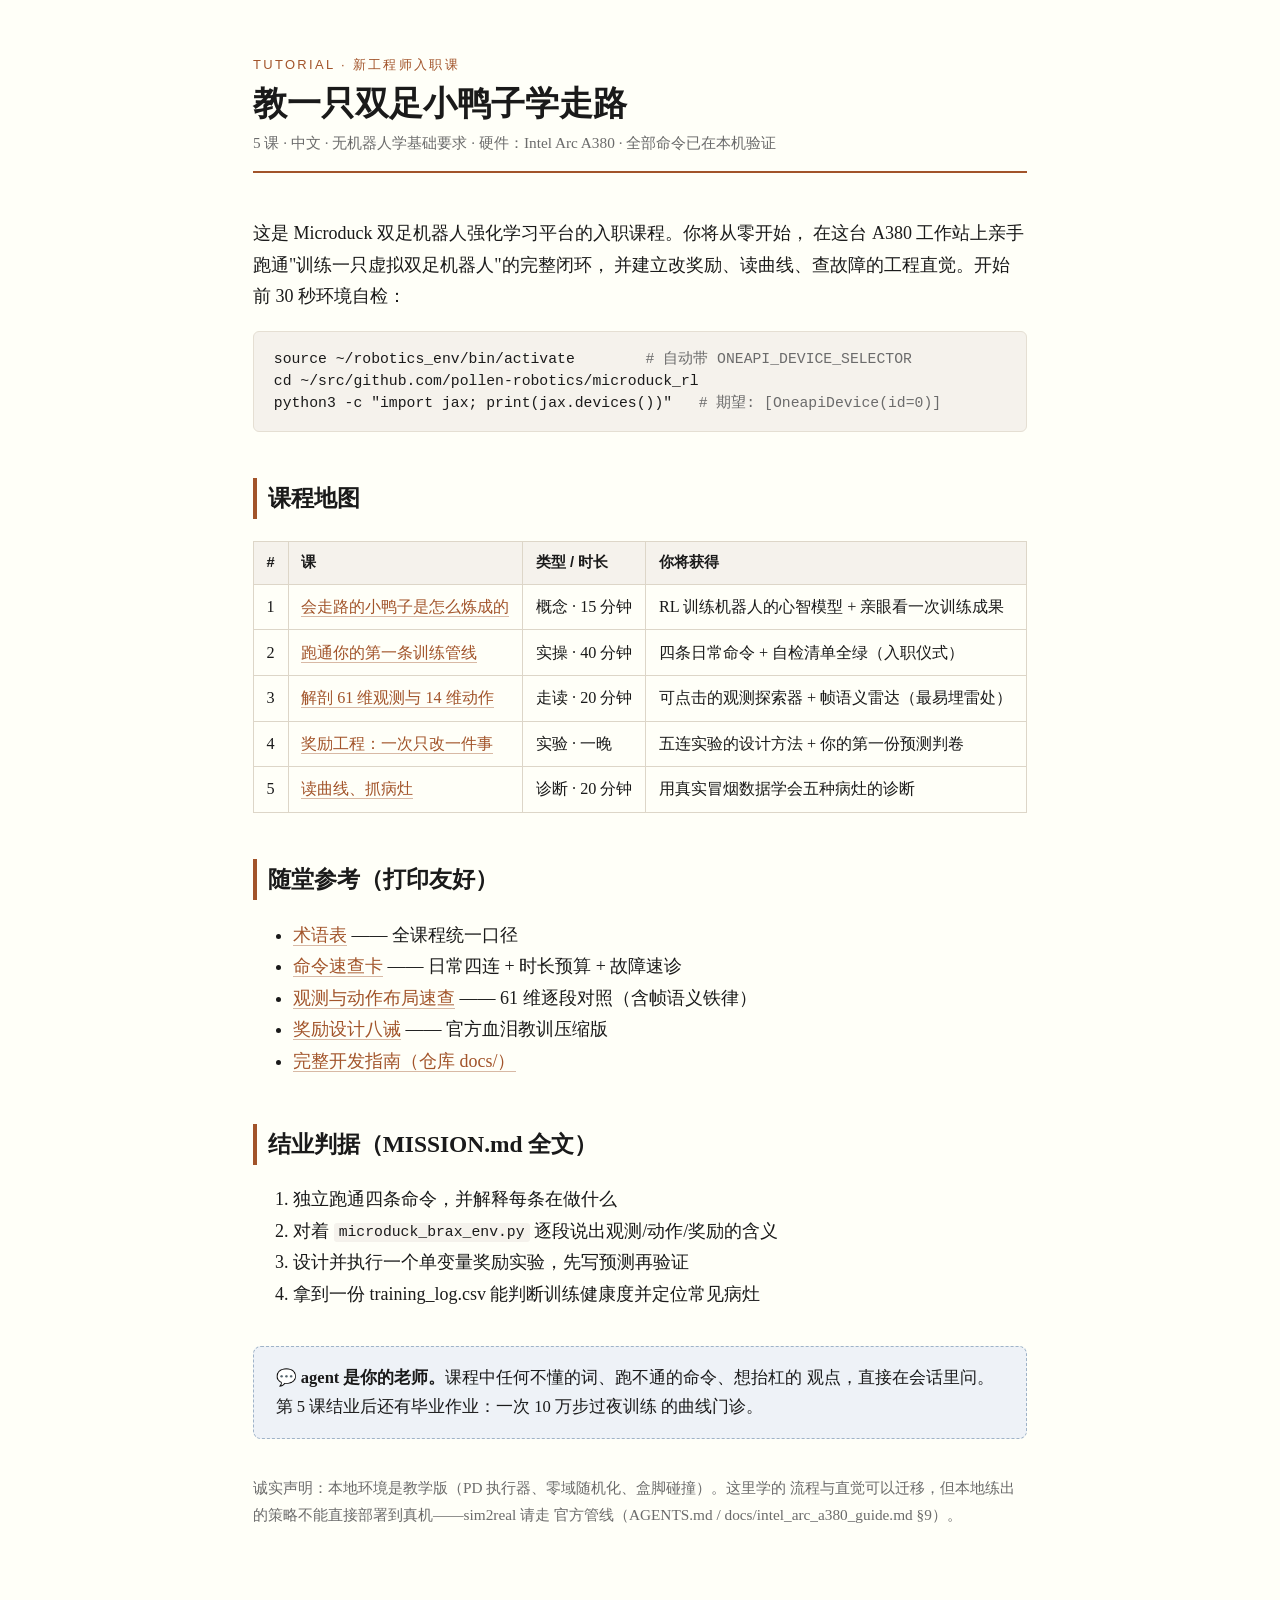
<file: tutorials/index.html>
<!DOCTYPE html>
<html lang="zh-CN">
<head>
<meta charset="utf-8">
<title>Microduck RL 课程 · 课程总览</title>
<link rel="stylesheet" href="assets/course.css">
</head>
<body>
<header class="course">
  <div class="kicker">Tutorial · 新工程师入职课</div>
  <h1>教一只双足小鸭子学走路</h1>
  <div class="meta">5 课 · 中文 · 无机器人学基础要求 · 硬件：Intel Arc A380 · 全部命令已在本机验证</div>
</header>

<p>这是 Microduck 双足机器人强化学习平台的入职课程。你将从零开始，
在这台 A380 工作站上亲手跑通"训练一只虚拟双足机器人"的完整闭环，
并建立改奖励、读曲线、查故障的工程直觉。开始前 30 秒环境自检：</p>
<pre>source ~/robotics_env/bin/activate        <span class="cmt"># 自动带 ONEAPI_DEVICE_SELECTOR</span>
cd ~/src/github.com/pollen-robotics/microduck_rl
python3 -c "import jax; print(jax.devices())"   <span class="cmt"># 期望: [OneapiDevice(id=0)]</span></pre>

<h2>课程地图</h2>
<table>
<tr><th>#</th><th>课</th><th>类型 / 时长</th><th>你将获得</th></tr>
<tr><td>1</td><td><a href="lessons/0001-what-is-robot-rl.html">会走路的小鸭子是怎么炼成的</a></td><td>概念 · 15 分钟</td><td>RL 训练机器人的心智模型 + 亲眼看一次训练成果</td></tr>
<tr><td>2</td><td><a href="lessons/0002-first-training-run.html">跑通你的第一条训练管线</a></td><td>实操 · 40 分钟</td><td>四条日常命令 + 自检清单全绿（入职仪式）</td></tr>
<tr><td>3</td><td><a href="lessons/0003-observations-actions.html">解剖 61 维观测与 14 维动作</a></td><td>走读 · 20 分钟</td><td>可点击的观测探索器 + 帧语义雷达（最易埋雷处）</td></tr>
<tr><td>4</td><td><a href="lessons/0004-reward-engineering.html">奖励工程：一次只改一件事</a></td><td>实验 · 一晚</td><td>五连实验的设计方法 + 你的第一份预测判卷</td></tr>
<tr><td>5</td><td><a href="lessons/0005-reading-curves.html">读曲线、抓病灶</a></td><td>诊断 · 20 分钟</td><td>用真实冒烟数据学会五种病灶的诊断</td></tr>
</table>

<h2>随堂参考（打印友好）</h2>
<ul>
<li><a href="reference/glossary.html">术语表</a> —— 全课程统一口径</li>
<li><a href="reference/command-cheatsheet.html">命令速查卡</a> —— 日常四连 + 时长预算 + 故障速诊</li>
<li><a href="reference/obs-layout.html">观测与动作布局速查</a> —— 61 维逐段对照（含帧语义铁律）</li>
<li><a href="reference/reward-rules.html">奖励设计八诫</a> —— 官方血泪教训压缩版</li>
<li><a href="docs/intel_arc_a380_guide.md">完整开发指南（仓库 docs/）</a></li>
</ul>

<h2>结业判据（MISSION.md 全文）</h2>
<ol>
<li>独立跑通四条命令，并解释每条在做什么</li>
<li>对着 <code>microduck_brax_env.py</code> 逐段说出观测/动作/奖励的含义</li>
<li>设计并执行一个单变量奖励实验，先写预测再验证</li>
<li>拿到一份 training_log.csv 能判断训练健康度并定位常见病灶</li>
</ol>

<div class="ask-teacher">
  💬 <b>agent 是你的老师。</b>课程中任何不懂的词、跑不通的命令、想抬杠的
  观点，直接在会话里问。第 5 课结业后还有毕业作业：一次 10 万步过夜训练
  的曲线门诊。
</div>

<p style="font-size:.85rem;color:var(--muted)">
诚实声明：本地环境是教学版（PD 执行器、零域随机化、盒脚碰撞）。这里学的
流程与直觉可以迁移，但本地练出的策略不能直接部署到真机——sim2real 请走
官方管线（AGENTS.md / docs/intel_arc_a380_guide.md §9）。</p>
</body>
</html>
</file>
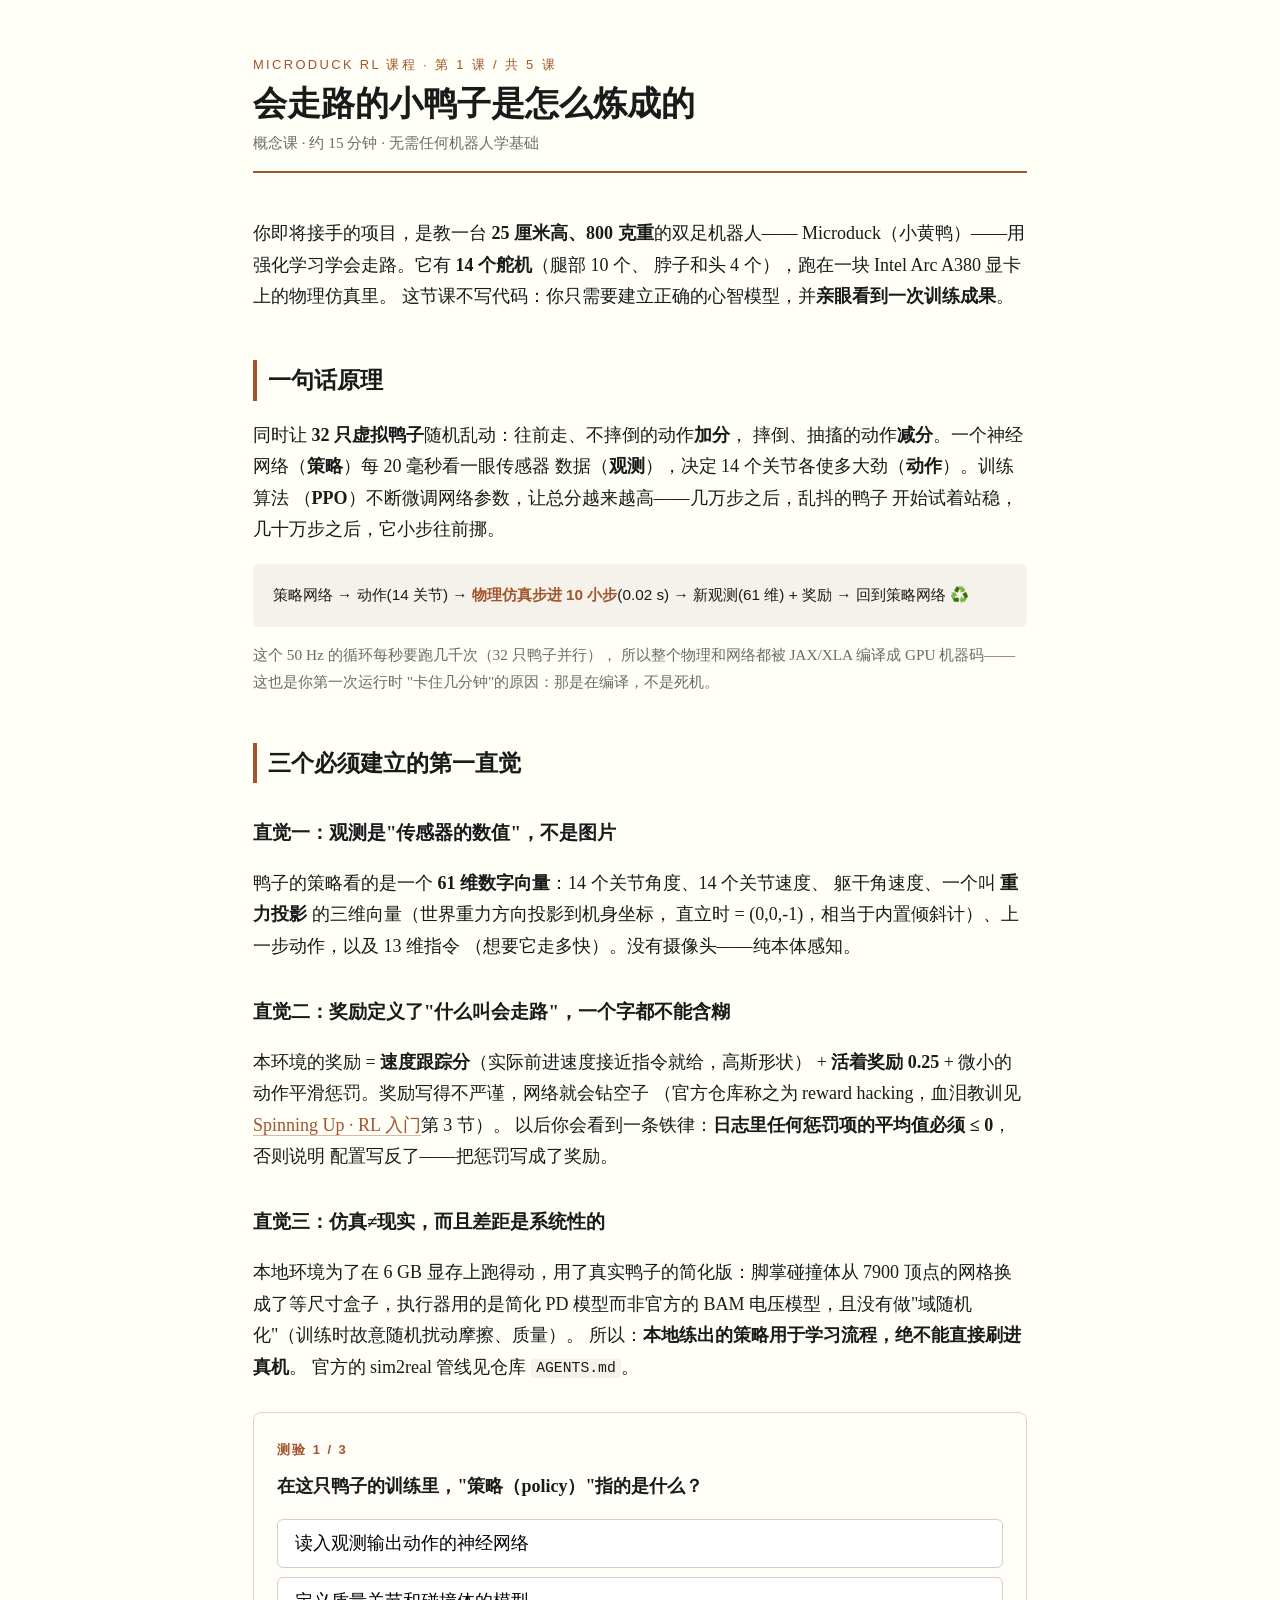
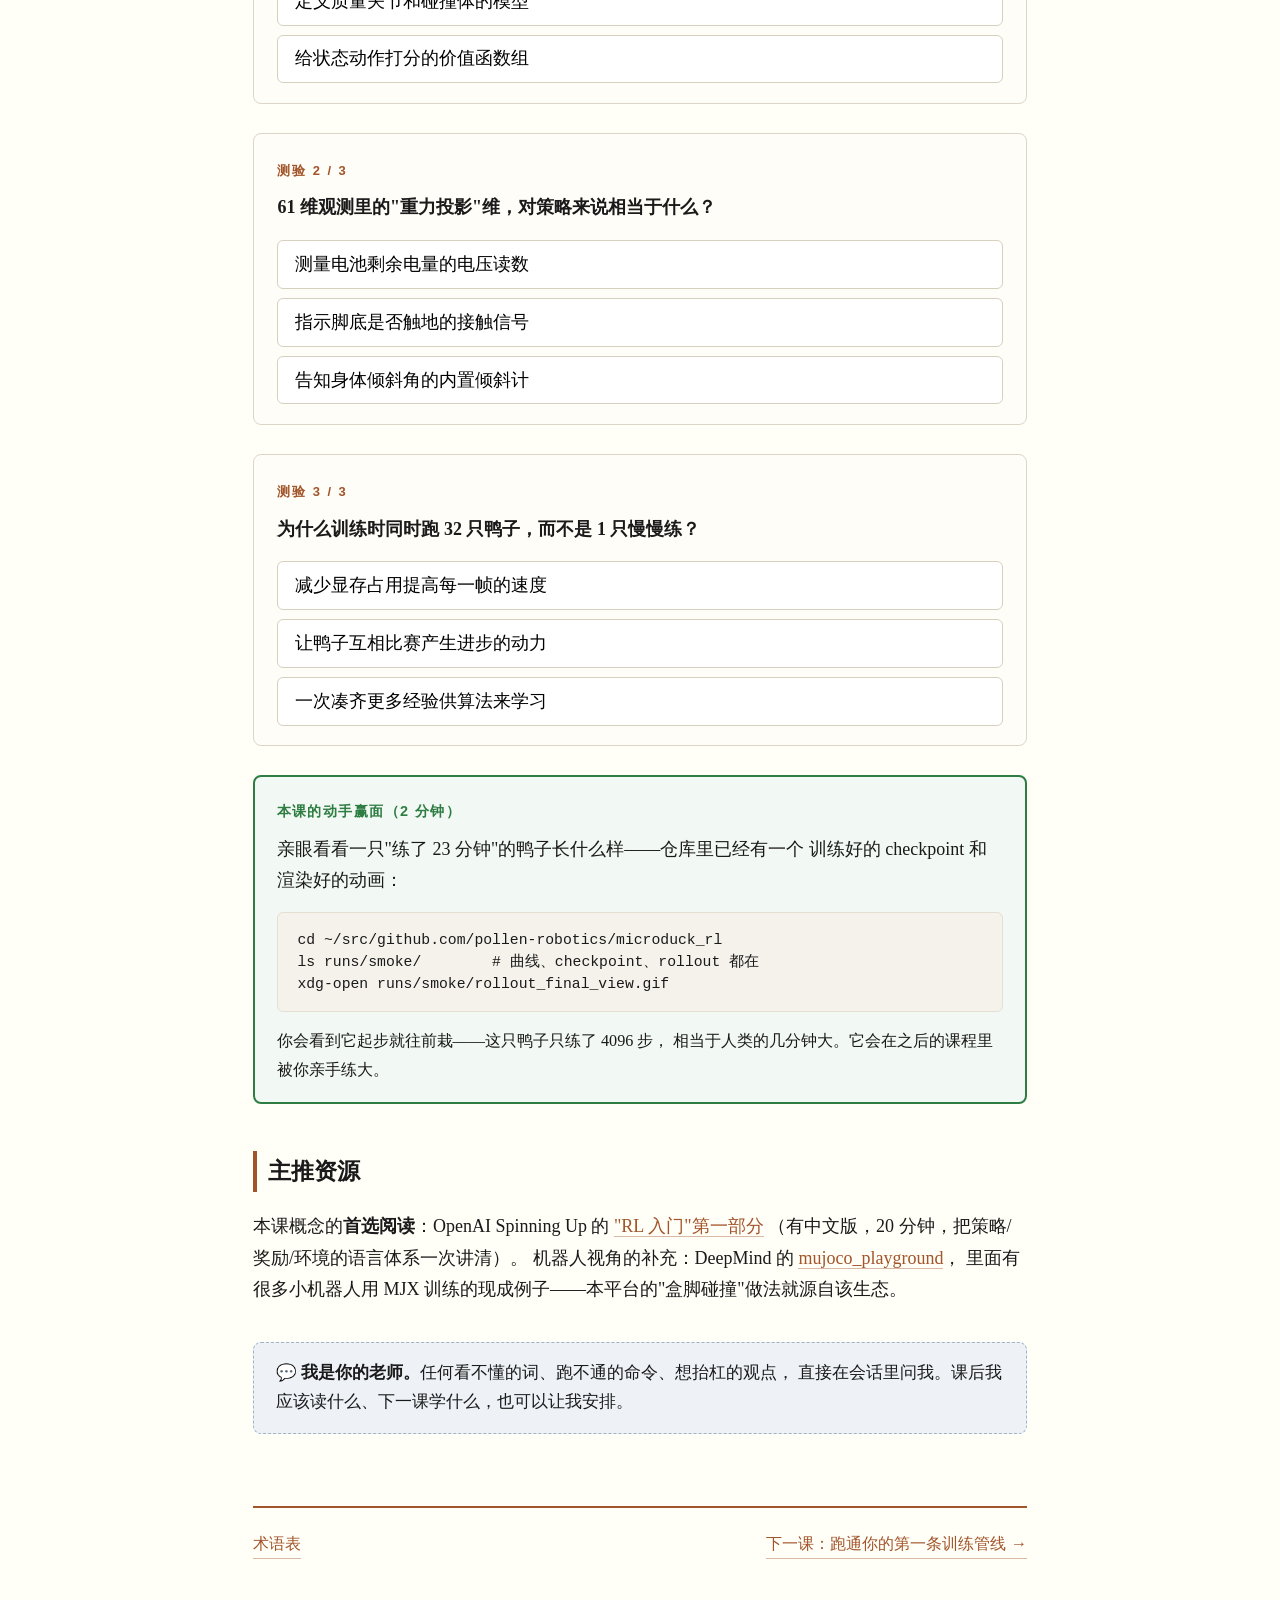
<file: tutorials/lessons/0001-what-is-robot-rl.html>
<!DOCTYPE html>
<html lang="zh-CN">
<head>
<meta charset="utf-8">
<title>第一课 · 会走路的小鸭子是怎么炼成的</title>
<link rel="stylesheet" href="../assets/course.css">
<script src="../assets/quiz.js" defer></script>
</head>
<body>
<header class="course">
  <div class="kicker">Microduck RL 课程 · 第 1 课 / 共 5 课</div>
  <h1>会走路的小鸭子是怎么炼成的</h1>
  <div class="meta">概念课 · 约 15 分钟 · 无需任何机器人学基础</div>
</header>

<p>你即将接手的项目，是教一台 <b>25 厘米高、800 克重</b>的双足机器人——
Microduck（小黄鸭）——用强化学习学会走路。它有 <b>14 个舵机</b>（腿部 10 个、
脖子和头 4 个），跑在一块 Intel Arc A380 显卡上的物理仿真里。
这节课不写代码：你只需要建立正确的心智模型，并<b>亲眼看到一次训练成果</b>。</p>

<h2>一句话原理</h2>
<p>同时让 <b>32 只虚拟鸭子</b>随机乱动：往前走、不摔倒的动作<b>加分</b>，
摔倒、抽搐的动作<b>减分</b>。一个神经网络（<b>策略</b>）每 20 毫秒看一眼传感器
数据（<b>观测</b>），决定 14 个关节各使多大劲（<b>动作</b>）。训练算法
（<b>PPO</b>）不断微调网络参数，让总分越来越高——几万步之后，乱抖的鸭子
开始试着站稳，几十万步之后，它小步往前挪。</p>

<div class="flow">
策略网络 → 动作(14 关节) → <b>物理仿真步进 10 小步</b>(0.02 s) → 新观测(61 维) + 奖励 → 回到策略网络 ♻️
</div>
<p style="font-size:.85rem;color:var(--muted)">这个 50 Hz 的循环每秒要跑几千次（32 只鸭子并行），
所以整个物理和网络都被 JAX/XLA 编译成 GPU 机器码——这也是你第一次运行时
"卡住几分钟"的原因：那是在编译，不是死机。</p>

<h2>三个必须建立的第一直觉</h2>

<h3>直觉一：观测是"传感器的数值"，不是图片</h3>
<p>鸭子的策略看的是一个 <b>61 维数字向量</b>：14 个关节角度、14 个关节速度、
躯干角速度、一个叫 <b>重力投影</b> 的三维向量（世界重力方向投影到机身坐标，
直立时 = (0,0,-1)，相当于内置倾斜计）、上一步动作，以及 13 维指令
（想要它走多快）。没有摄像头——纯本体感知。</p>

<h3>直觉二：奖励定义了"什么叫会走路"，一个字都不能含糊</h3>
<p>本环境的奖励 = <b>速度跟踪分</b>（实际前进速度接近指令就给，高斯形状）
+ <b>活着奖励 0.25</b> + 微小的动作平滑惩罚。奖励写得不严谨，网络就会钻空子
（官方仓库称之为 reward hacking，血泪教训见
<a href="https://spinningup.openai.com/zh_CN/latest/spinningup/rl_intro.html">Spinning Up · RL 入门</a>第 3 节）。
以后你会看到一条铁律：<b>日志里任何惩罚项的平均值必须 ≤ 0</b>，否则说明
配置写反了——把惩罚写成了奖励。</p>

<h3>直觉三：仿真≠现实，而且差距是系统性的</h3>
<p>本地环境为了在 6 GB 显存上跑得动，用了真实鸭子的简化版：脚掌碰撞体从
7900 顶点的网格换成了等尺寸盒子，执行器用的是简化 PD 模型而非官方的
BAM 电压模型，且没有做"域随机化"（训练时故意随机扰动摩擦、质量）。
所以：<b>本地练出的策略用于学习流程，绝不能直接刷进真机</b>。
官方的 sim2real 管线见仓库 <code>AGENTS.md</code>。</p>

<div class="quiz" data-answer="b">
  <span class="qno">测验 1 / 3</span>
  <p class="q">在这只鸭子的训练里，"策略（policy）"指的是什么？</p>
  <div class="opts">
    <button data-k="a">定义质量关节和碰撞体的模型</button>
    <button data-k="b">读入观测输出动作的神经网络</button>
    <button data-k="c">给状态动作打分的价值函数组</button>
  </div>
  <div class="explain" data-good="策略就是那个最终被部署到机器人身上的网络，checkpoint 保存的就是它。"
       data-bad="提示：策略是训练的最终产物——被保存、被部署的那个网络。XML 是物理描述，价值函数只是 PPO 的内部配角。">
    <span class="ref">出处：<a href="https://spinningup.openai.com/zh_CN/latest/spinningup/rl_intro.html#policy">Spinning Up · RL 入门 · Policies</a> · <a href="../reference/glossary.html">术语表</a></span>
  </div>
</div>

<div class="quiz" data-answer="c">
  <span class="qno">测验 2 / 3</span>
  <p class="q">61 维观测里的"重力投影"维，对策略来说相当于什么？</p>
  <div class="opts">
    <button data-k="a">测量电池剩余电量的电压读数</button>
    <button data-k="b">指示脚底是否触地的接触信号</button>
    <button data-k="c">告知身体倾斜角的内置倾斜计</button>
  </div>
  <div class="explain" data-good="直立时它恒等于 (0,0,-1)；身体往哪边歪，重力在这个方向上的分量就增大——策略靠它知道自己快摔了。"
       data-bad="提示：它是世界重力方向投影到机身坐标系的三维向量——身体歪，它就变。">
    <span class="ref">出处：MuJoCo 文档 frameconv 章节 · 本仓库 <code>_get_obs</code> · <a href="../reference/glossary.html">术语表</a></span>
  </div>
</div>

<div class="quiz" data-answer="a">
  <span class="qno">测验 3 / 3</span>
  <p class="q">为什么训练时同时跑 32 只鸭子，而不是 1 只慢慢练？</p>
  <div class="opts">
    <button data-k="a">一次凑齐更多经验供算法来学习</button>
    <button data-k="b">让鸭子互相比赛产生进步的动力</button>
    <button data-k="c">减少显存占用提高每一帧的速度</button>
  </div>
  <div class="explain" data-good="PPO 是批量学习算法：一批经验算一次梯度。批量越大、经验越多样，更新越稳。单只鸭子还会让经验高度相关，学得又慢又偏。"
       data-bad="提示：鸭子之间并不互相影响（各跑各的物理）；显存占用也随环境数增加而不是减少。">
    <span class="ref">出处：<a href="https://github.com/google/brax">Brax</a> 的 vmap 并行设计 · <a href="https://jax.readthedocs.io/en/latest/jax.html#vectorization-vmap">JAX vmap 文档</a></span>
  </div>
</div>

<div class="win">
  <span class="label">本课的动手赢面（2 分钟）</span>
  <p style="margin:.4rem 0 0">亲眼看看一只"练了 23 分钟"的鸭子长什么样——仓库里已经有一个
  训练好的 checkpoint 和渲染好的动画：</p>
  <pre>cd ~/src/github.com/pollen-robotics/microduck_rl
ls runs/smoke/        # 曲线、checkpoint、rollout 都在
xdg-open runs/smoke/rollout_final_view.gif</pre>
  <p style="margin:.4rem 0 0;font-size:.9rem">你会看到它起步就往前栽——这只鸭子只练了 4096 步，
  相当于人类的几分钟大。它会在之后的课程里被你亲手练大。</p>
</div>

<h2>主推资源</h2>
<p>本课概念的<b>首选阅读</b>：OpenAI Spinning Up 的
<a href="https://spinningup.openai.com/zh_CN/latest/spinningup/rl_intro.html">"RL 入门"第一部分</a>
（有中文版，20 分钟，把策略/奖励/环境的语言体系一次讲清）。
机器人视角的补充：DeepMind 的
<a href="https://github.com/google-deepmind/mujoco_playground">mujoco_playground</a>，
里面有很多小机器人用 MJX 训练的现成例子——本平台的"盒脚碰撞"做法就源自该生态。</p>

<div class="ask-teacher">
  💬 <b>我是你的老师。</b>任何看不懂的词、跑不通的命令、想抬杠的观点，
  直接在会话里问我。课后我应该读什么、下一课学什么，也可以让我安排。
</div>

<nav class="lesson-nav">
  <a href="../reference/glossary.html">术语表</a>
  <a href="0002-first-training-run.html">下一课：跑通你的第一条训练管线 →</a>
</nav>
</body>
</html>
</file>
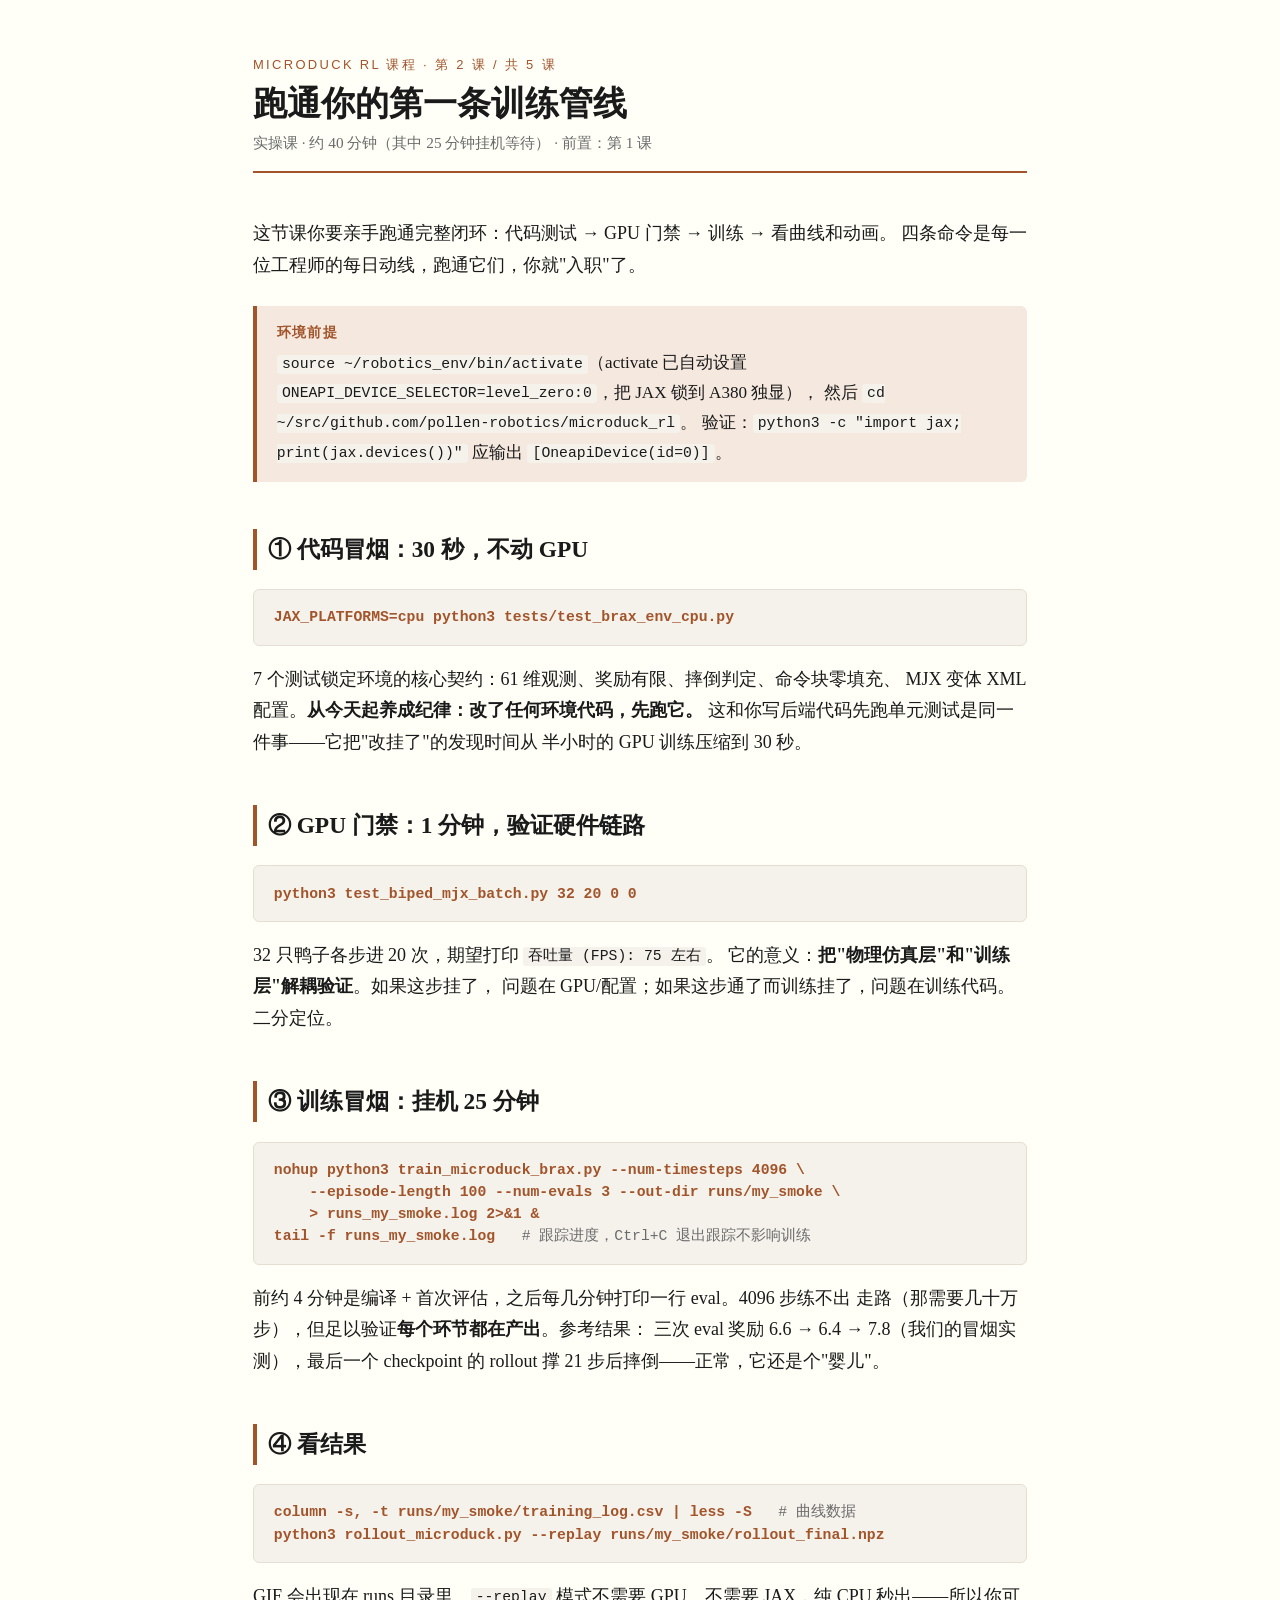
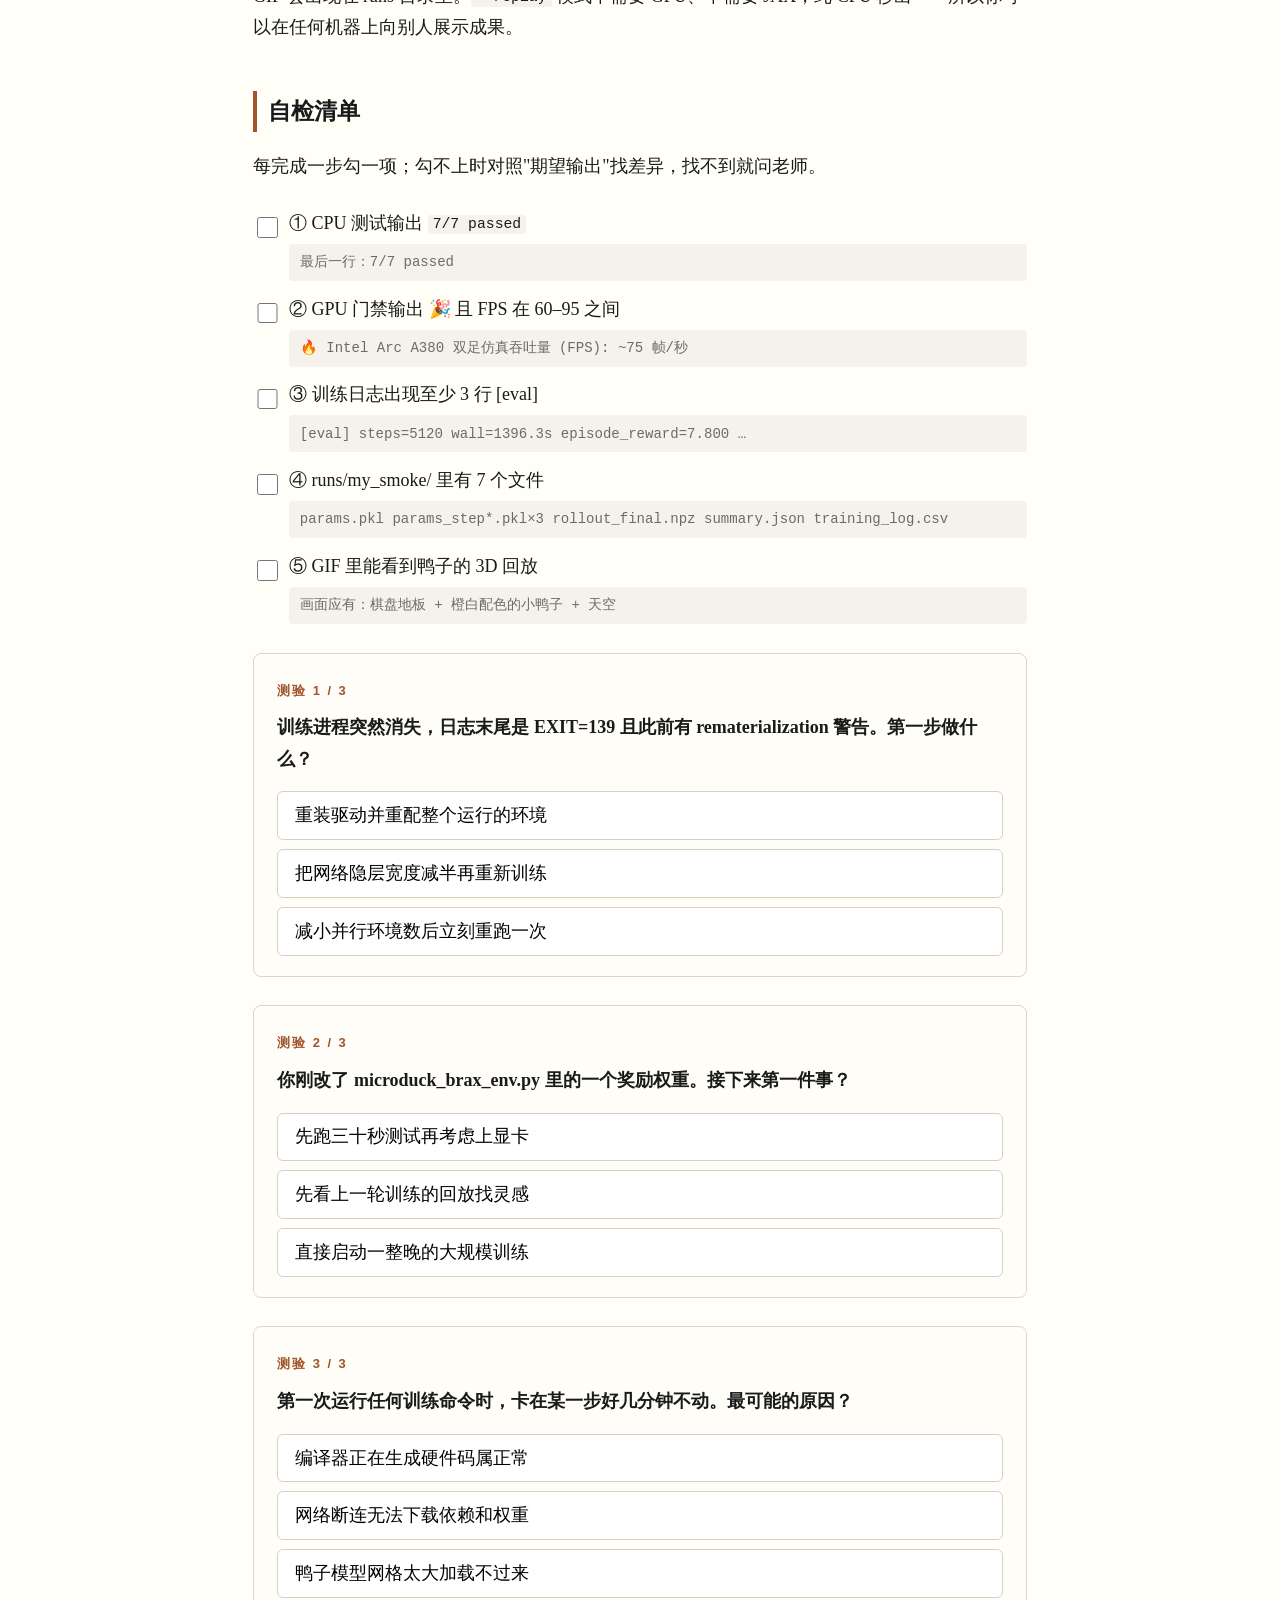
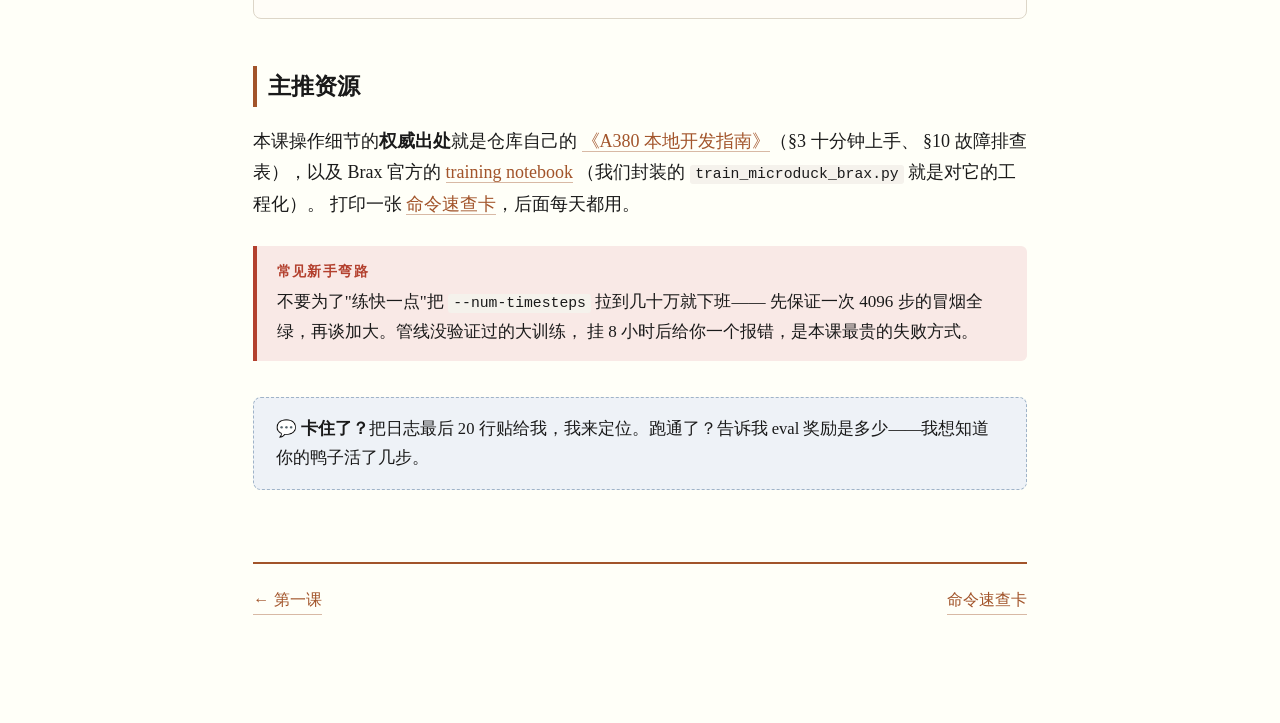
<file: tutorials/lessons/0002-first-training-run.html>
<!DOCTYPE html>
<html lang="zh-CN">
<head>
<meta charset="utf-8">
<title>第二课 · 跑通你的第一条训练管线</title>
<link rel="stylesheet" href="../assets/course.css">
<script src="../assets/quiz.js" defer></script>
</head>
<body>
<header class="course">
  <div class="kicker">Microduck RL 课程 · 第 2 课 / 共 5 课</div>
  <h1>跑通你的第一条训练管线</h1>
  <div class="meta">实操课 · 约 40 分钟（其中 25 分钟挂机等待） · 前置：第 1 课</div>
</header>

<p>这节课你要亲手跑通完整闭环：代码测试 → GPU 门禁 → 训练 → 看曲线和动画。
四条命令是每一位工程师的每日动线，跑通它们，你就"入职"了。</p>

<div class="callout">
  <span class="label">环境前提</span>
  <code>source ~/robotics_env/bin/activate</code>（activate 已自动设置
  <code>ONEAPI_DEVICE_SELECTOR=level_zero:0</code>，把 JAX 锁到 A380 独显），
  然后 <code>cd ~/src/github.com/pollen-robotics/microduck_rl</code>。
  验证：<code>python3 -c "import jax; print(jax.devices())"</code> 应输出
  <code>[OneapiDevice(id=0)]</code>。
</div>

<h2>① 代码冒烟：30 秒，不动 GPU</h2>
<pre><span class="cmd">JAX_PLATFORMS=cpu python3 tests/test_brax_env_cpu.py</span></pre>
<p>7 个测试锁定环境的核心契约：61 维观测、奖励有限、摔倒判定、命令块零填充、
MJX 变体 XML 配置。<b>从今天起养成纪律：改了任何环境代码，先跑它。</b>
这和你写后端代码先跑单元测试是同一件事——它把"改挂了"的发现时间从
半小时的 GPU 训练压缩到 30 秒。</p>

<h2>② GPU 门禁：1 分钟，验证硬件链路</h2>
<pre><span class="cmd">python3 test_biped_mjx_batch.py 32 20 0 0</span></pre>
<p>32 只鸭子各步进 20 次，期望打印 <code>吞吐量 (FPS): 75 左右</code>。
它的意义：<b>把"物理仿真层"和"训练层"解耦验证</b>。如果这步挂了，
问题在 GPU/配置；如果这步通了而训练挂了，问题在训练代码。二分定位。</p>

<h2>③ 训练冒烟：挂机 25 分钟</h2>
<pre><span class="cmd">nohup python3 train_microduck_brax.py --num-timesteps 4096 \
    --episode-length 100 --num-evals 3 --out-dir runs/my_smoke \
    &gt; runs_my_smoke.log 2&gt;&amp;1 &amp;</span>
<span class="cmd">tail -f runs_my_smoke.log</span>   <span class="cmt"># 跟踪进度，Ctrl+C 退出跟踪不影响训练</span></pre>
<p>前约 4 分钟是编译 + 首次评估，之后每几分钟打印一行 eval。4096 步练不出
走路（那需要几十万步），但足以验证<b>每个环节都在产出</b>。参考结果：
三次 eval 奖励 6.6 → 6.4 → 7.8（我们的冒烟实测），最后一个 checkpoint 的
rollout 撑 21 步后摔倒——正常，它还是个"婴儿"。</p>

<h2>④ 看结果</h2>
<pre><span class="cmd">column -s, -t runs/my_smoke/training_log.csv | less -S</span>   <span class="cmt"># 曲线数据</span>
<span class="cmd">python3 rollout_microduck.py --replay runs/my_smoke/rollout_final.npz</span></pre>
<p>GIF 会出现在 runs 目录里。<code>--replay</code> 模式不需要 GPU、不需要
JAX，纯 CPU 秒出——所以你可以在任何机器上向别人展示成果。</p>

<h2>自检清单</h2>
<p>每完成一步勾一项；勾不上时对照"期望输出"找差异，找不到就问老师。</p>
<ul class="checklist">
  <li><input type="checkbox">① CPU 测试输出 <code>7/7 passed</code>
    <span class="expect">最后一行：7/7 passed</span></li>
  <li><input type="checkbox">② GPU 门禁输出 🎉 且 FPS 在 60–95 之间
    <span class="expect">🔥 Intel Arc A380 双足仿真吞吐量 (FPS): ~75 帧/秒</span></li>
  <li><input type="checkbox">③ 训练日志出现至少 3 行 [eval]
    <span class="expect">[eval] steps=5120 wall=1396.3s episode_reward=7.800 …</span></li>
  <li><input type="checkbox">④ runs/my_smoke/ 里有 7 个文件
    <span class="expect">params.pkl params_step*.pkl×3 rollout_final.npz summary.json training_log.csv</span></li>
  <li><input type="checkbox">⑤ GIF 里能看到鸭子的 3D 回放
    <span class="expect">画面应有：棋盘地板 + 橙白配色的小鸭子 + 天空</span></li>
</ul>

<div class="quiz" data-answer="c">
  <span class="qno">测验 1 / 3</span>
  <p class="q">训练进程突然消失，日志末尾是 EXIT=139 且此前有 rematerialization 警告。第一步做什么？</p>
  <div class="opts">
    <button data-k="a">重装驱动并重配整个运行的环境</button>
    <button data-k="b">把网络隐层宽度减半再重新训练</button>
    <button data-k="c">减小并行环境数后立刻重跑一次</button>
  </div>
  <div class="explain" data-good="139 = 段错误，在本机几乎总是显存爆掉（XLA 工作集超过 ~4 GB 预算）。32 是安全值，40 是极限。"
       data-bad="提示：这个症状在本机有明确的头号嫌疑——批量太大撑爆 6 GB 显存，与环境安装和网络大小无关。">
    <span class="ref">出处：<a href="../reference/command-cheatsheet.html">命令速查卡 · 故障速诊</a> · 指南 §8 性能账本</span>
  </div>
</div>

<div class="quiz" data-answer="b">
  <span class="qno">测验 2 / 3</span>
  <p class="q">你刚改了 microduck_brax_env.py 里的一个奖励权重。接下来第一件事？</p>
  <div class="opts">
    <button data-k="a">直接启动一整晚的大规模训练</button>
    <button data-k="b">先跑三十秒测试再考虑上显卡</button>
    <button data-k="c">先看上一轮训练的回放找灵感</button>
  </div>
  <div class="explain" data-good="30 秒的 CPU 测试锁定观测维度、奖励有限性等契约；改动破坏契约时，它把发现成本从『半小时 GPU + 报错难读』降到『30 秒 + 明确断言』。"
       data-bad="提示：未经测试的改动直接上 GPU，是最贵的验证方式——这正是我们把 7 个契约测试放进 CPU 套件的原因。">
    <span class="ref">出处：本课第 ① 节 · <code>tests/test_brax_env_cpu.py</code> 注释</span>
  </div>
</div>

<div class="quiz" data-answer="a">
  <span class="qno">测验 3 / 3</span>
  <p class="q">第一次运行任何训练命令时，卡在某一步好几分钟不动。最可能的原因？</p>
  <div class="opts">
    <button data-k="a">编译器正在生成硬件码属正常</button>
    <button data-k="b">鸭子模型网格太大加载不过来</button>
    <button data-k="c">网络断连无法下载依赖和权重</button>
  </div>
  <div class="explain" data-good="JAX/XLA 把整个『物理步进+奖励+网络』编译成 GPU 机器码，本机首编译 10 秒到几分钟都有。用 tail -f 看日志，耐心等。"
       data-bad="提示：模型网格在 put_model 时就加载完了（秒级）；整个训练完全本地运行，无网络依赖。卡住的是编译。">
    <span class="ref">出处：第 1 课数据流图 · <a href="https://jax.readthedocs.io/en/latest/jax.html#compilation-jit">JAX jit 文档</a></span>
  </div>
</div>

<h2>主推资源</h2>
<p>本课操作细节的<b>权威出处</b>就是仓库自己的
<a href="../../docs/intel_arc_a380_guide.md">《A380 本地开发指南》</a>（§3 十分钟上手、
§10 故障排查表），以及 Brax 官方的
<a href="https://github.com/google/brax/blob/main/notebooks/training.ipynb">training notebook</a>
（我们封装的 <code>train_microduck_brax.py</code> 就是对它的工程化）。
打印一张 <a href="../reference/command-cheatsheet.html">命令速查卡</a>，后面每天都用。</p>

<div class="callout warn">
  <span class="label">常见新手弯路</span>
  不要为了"练快一点"把 <code>--num-timesteps</code> 拉到几十万就下班——
  先保证一次 4096 步的冒烟全绿，再谈加大。管线没验证过的大训练，
  挂 8 小时后给你一个报错，是本课最贵的失败方式。
</div>

<div class="ask-teacher">
  💬 <b>卡住了？</b>把日志最后 20 行贴给我，我来定位。跑通了？告诉我
  eval 奖励是多少——我想知道你的鸭子活了几步。
</div>

<nav class="lesson-nav">
  <a href="0001-what-is-robot-rl.html">← 第一课</a>
  <a href="../reference/command-cheatsheet.html">命令速查卡</a>
</nav>
</body>
</html>
</file>
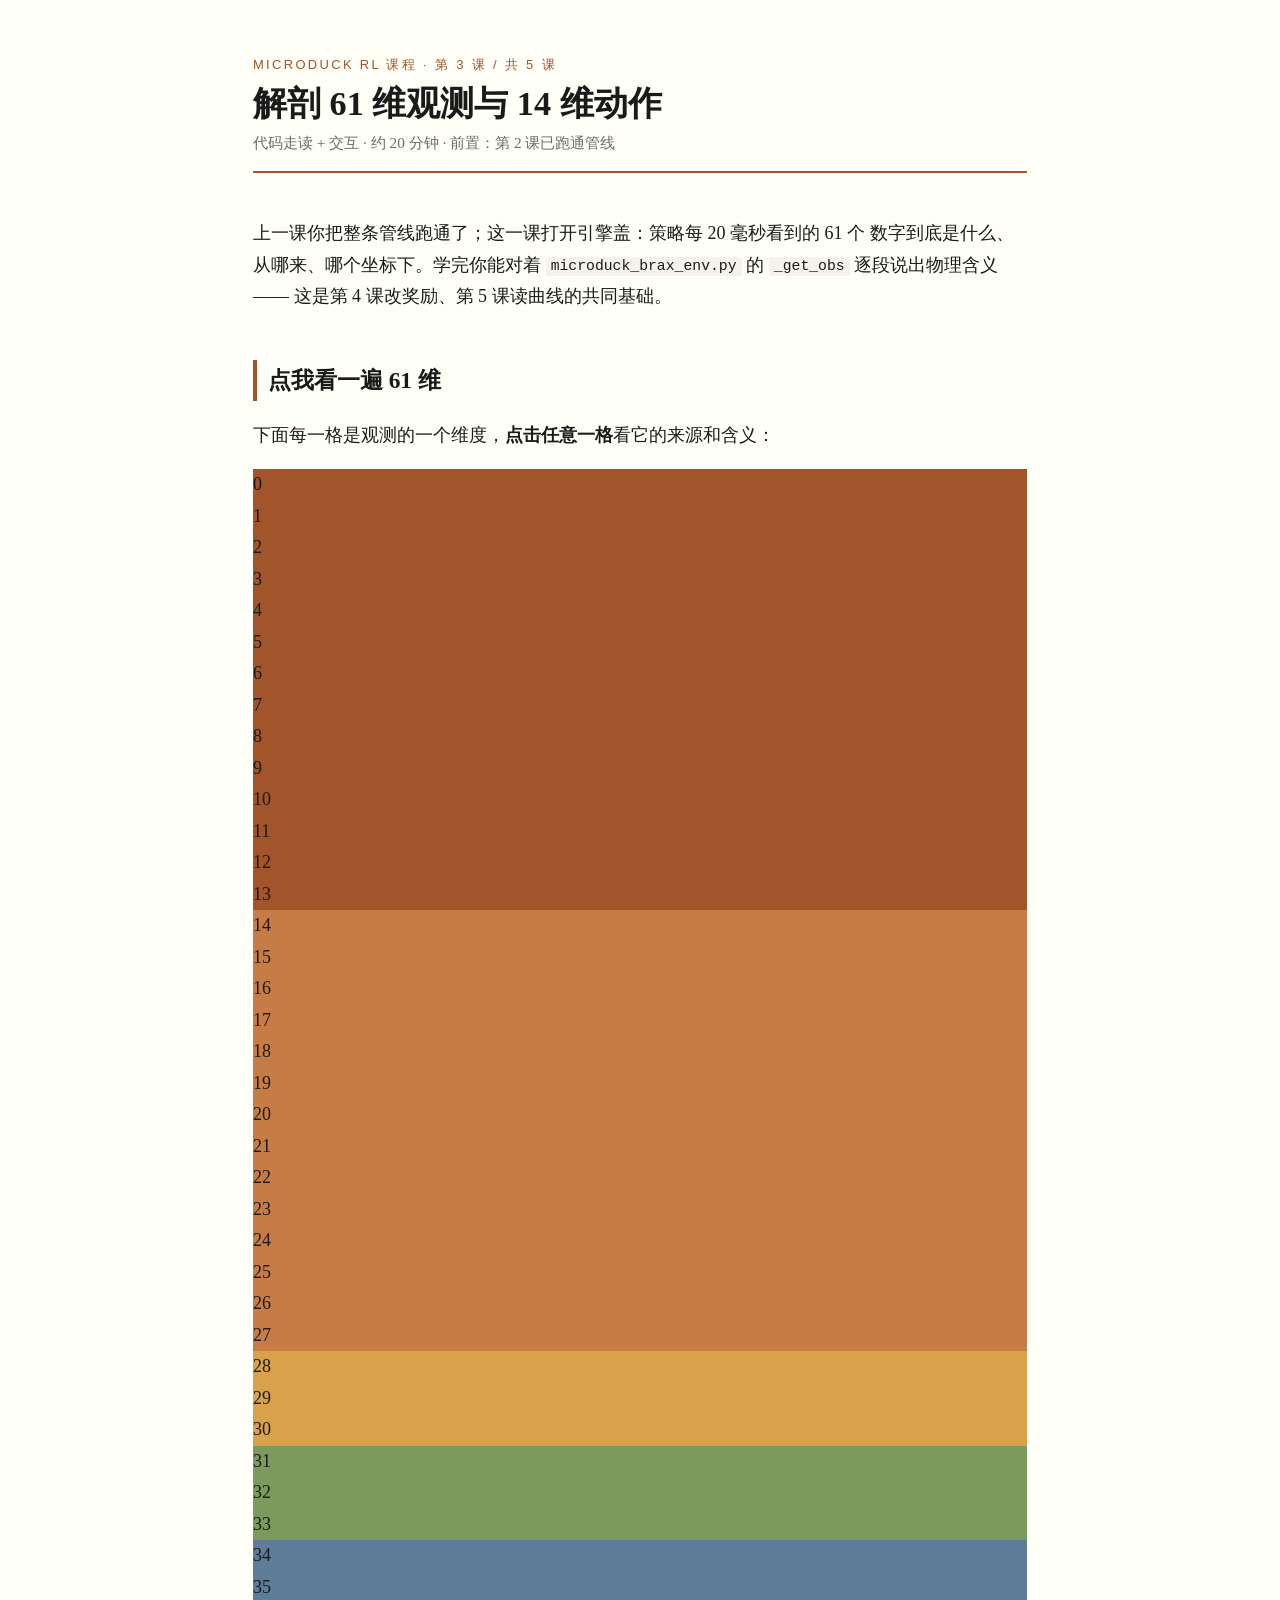
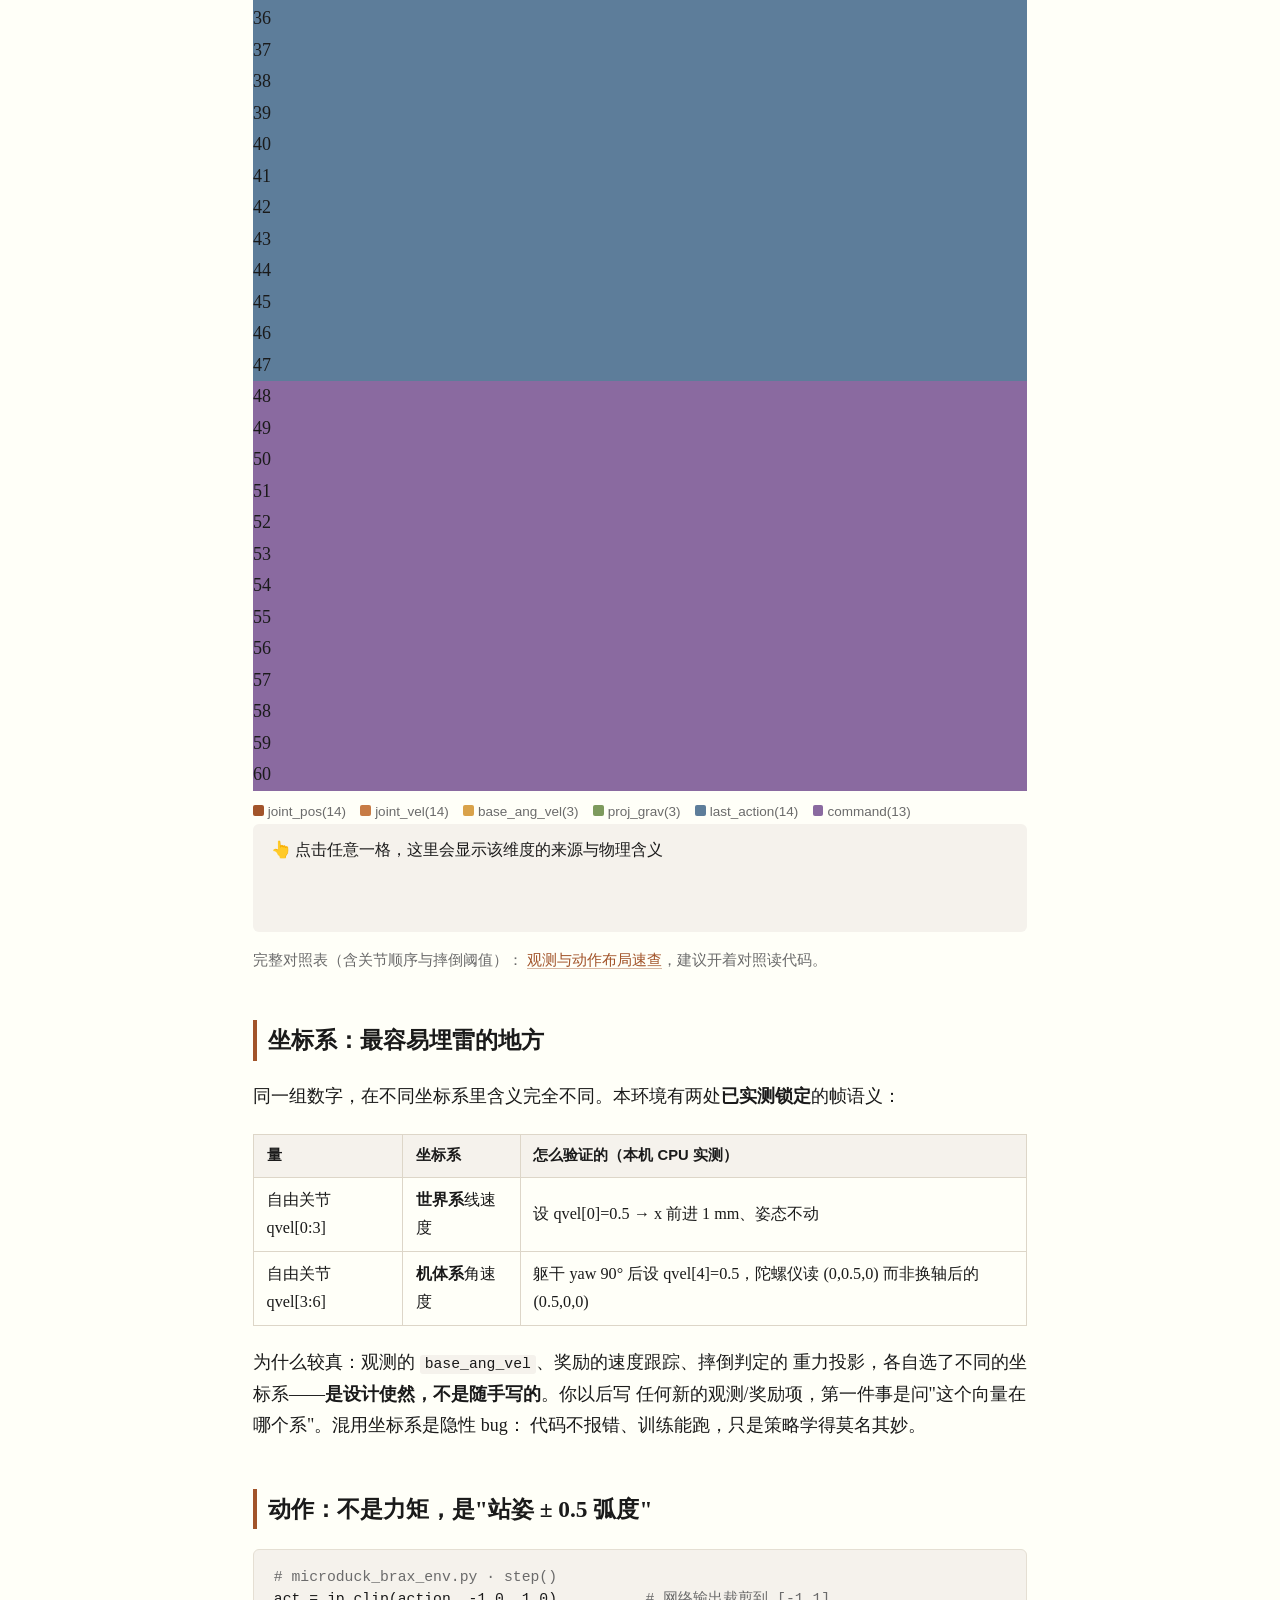
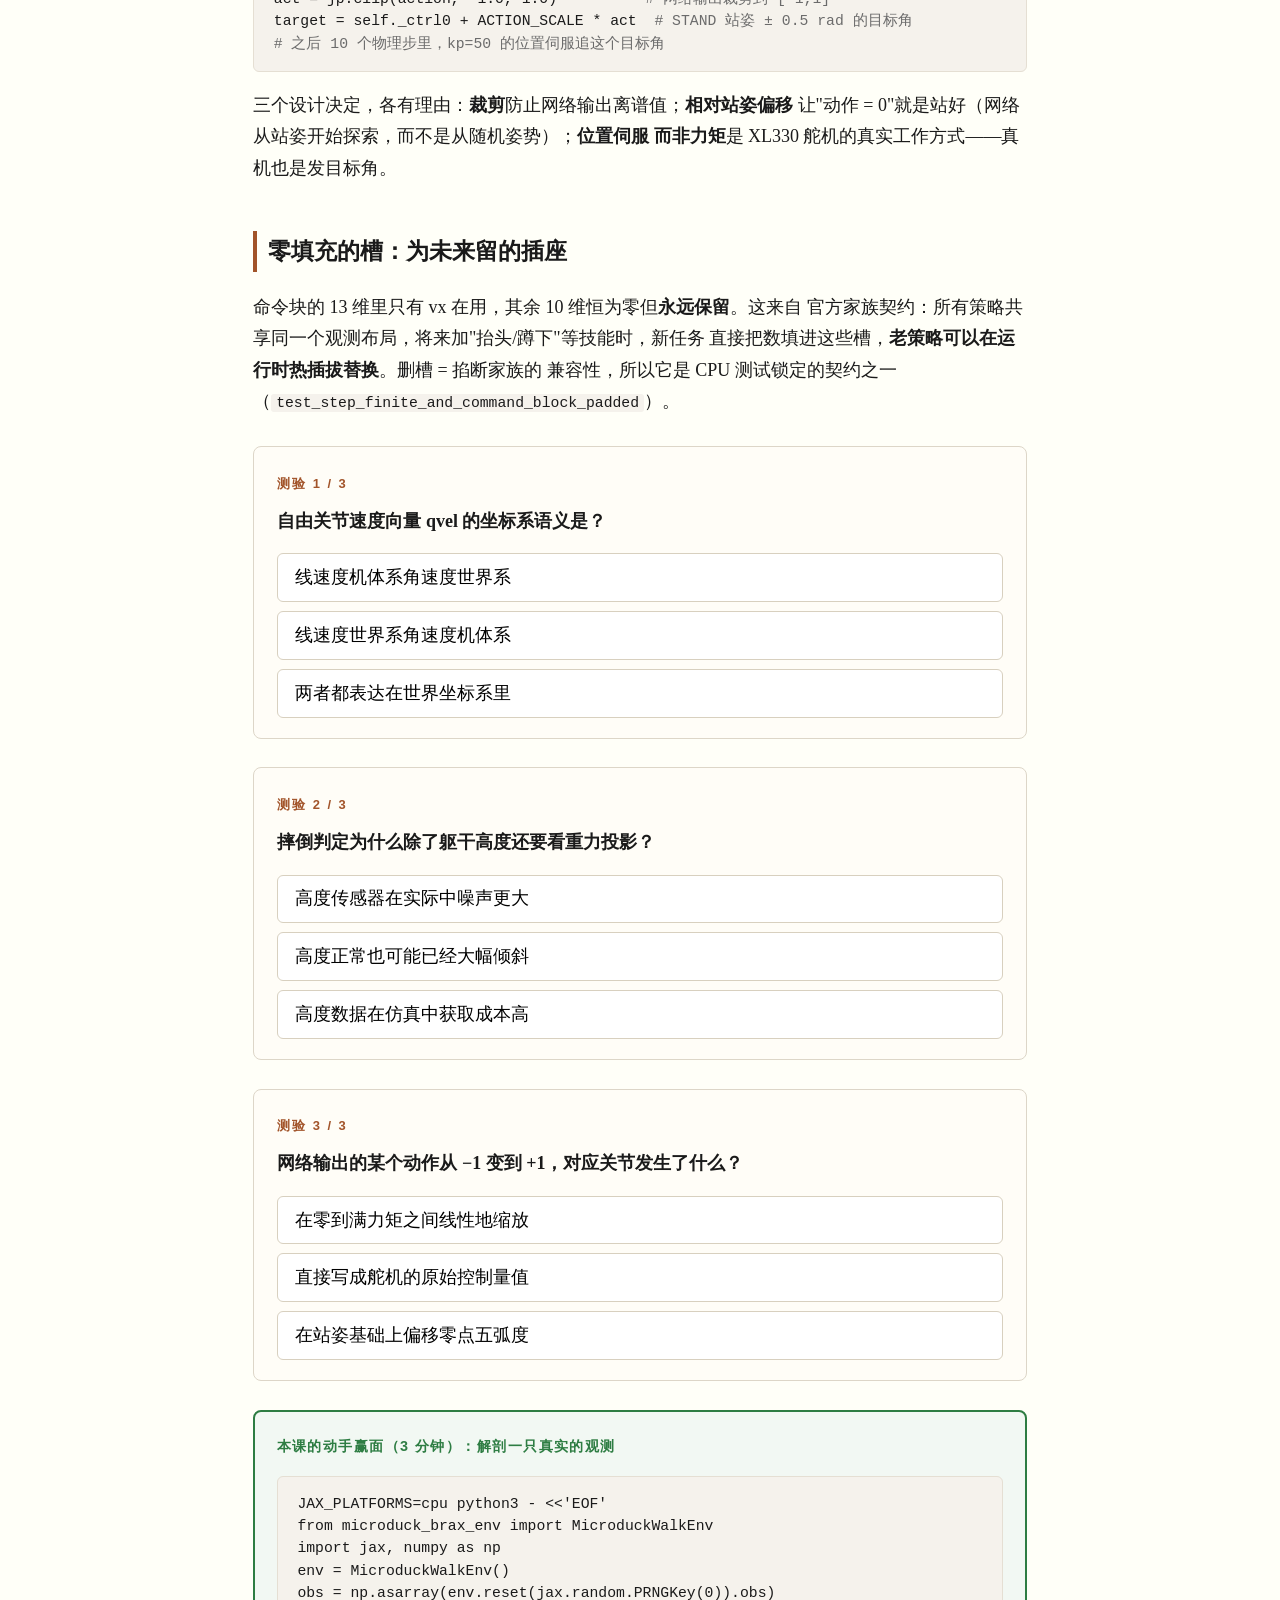
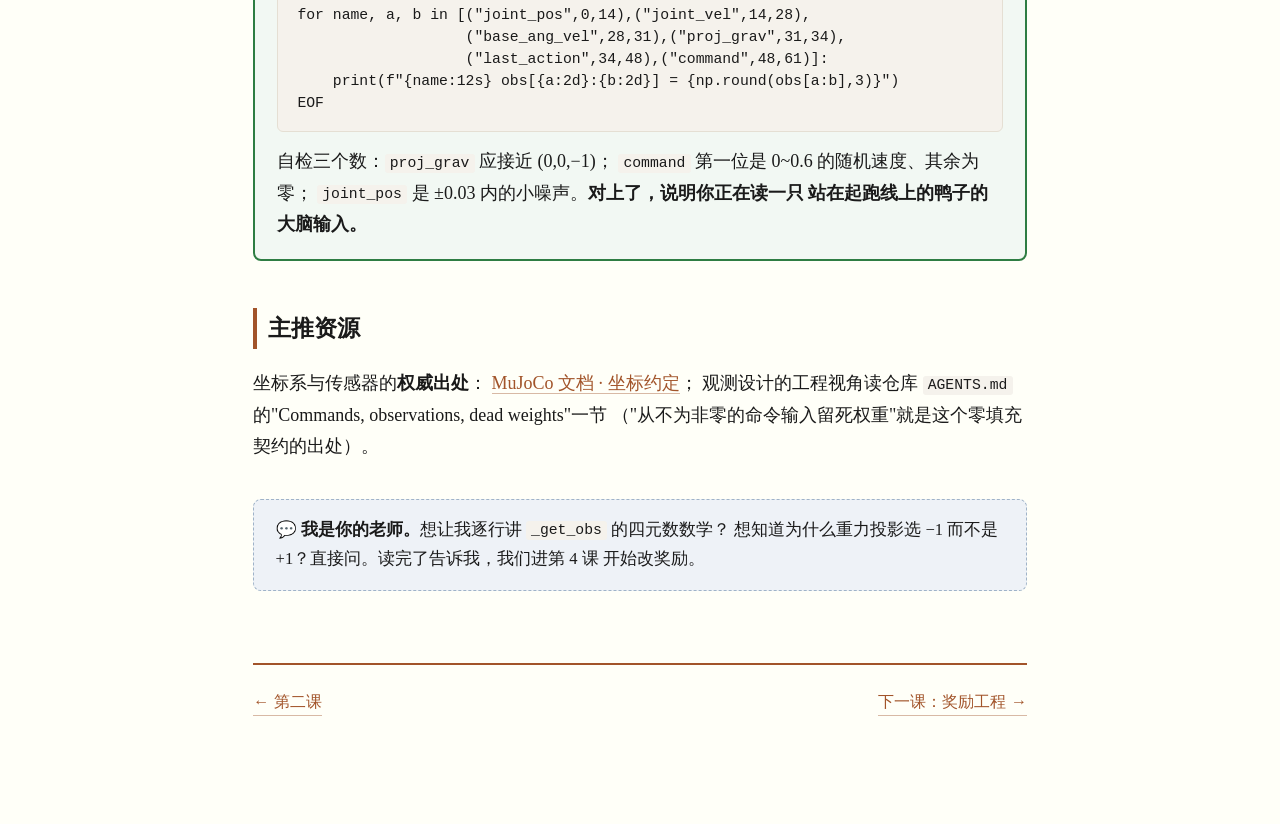
<file: tutorials/lessons/0003-observations-actions.html>
<!DOCTYPE html>
<html lang="zh-CN">
<head>
<meta charset="utf-8">
<title>第三课 · 解剖 61 维观测与 14 维动作</title>
<link rel="stylesheet" href="../assets/course.css">
<script src="../assets/quiz.js" defer></script>
<script src="../assets/obs-explorer.js" defer></script>
</head>
<body>
<header class="course">
  <div class="kicker">Microduck RL 课程 · 第 3 课 / 共 5 课</div>
  <h1>解剖 61 维观测与 14 维动作</h1>
  <div class="meta">代码走读 + 交互 · 约 20 分钟 · 前置：第 2 课已跑通管线</div>
</header>

<p>上一课你把整条管线跑通了；这一课打开引擎盖：策略每 20 毫秒看到的 61 个
数字到底是什么、从哪来、哪个坐标下。学完你能对着
<code>microduck_brax_env.py</code> 的 <code>_get_obs</code> 逐段说出物理含义——
这是第 4 课改奖励、第 5 课读曲线的共同基础。</p>

<h2>点我看一遍 61 维</h2>
<p>下面每一格是观测的一个维度，<b>点击任意一格</b>看它的来源和含义：</p>
<div class="obs-explorer" data-panel="obs-info"></div>
<div class="obs-panel" id="obs-info">👆 点击任意一格，这里会显示该维度的来源与物理含义</div>
<p style="font-size:.85rem;color:var(--muted)">完整对照表（含关节顺序与摔倒阈值）：
<a href="../reference/obs-layout.html">观测与动作布局速查</a>，建议开着对照读代码。</p>

<h2>坐标系：最容易埋雷的地方</h2>
<p>同一组数字，在不同坐标系里含义完全不同。本环境有两处<b>已实测锁定</b>的帧语义：</p>
<table>
<tr><th>量</th><th>坐标系</th><th>怎么验证的（本机 CPU 实测）</th></tr>
<tr><td>自由关节 qvel[0:3]</td><td><b>世界系</b>线速度</td><td>设 qvel[0]=0.5 → x 前进 1 mm、姿态不动</td></tr>
<tr><td>自由关节 qvel[3:6]</td><td><b>机体系</b>角速度</td><td>躯干 yaw 90° 后设 qvel[4]=0.5，陀螺仪读 (0,0.5,0) 而非换轴后的 (0.5,0,0)</td></tr>
</table>
<p>为什么较真：观测的 <code>base_ang_vel</code>、奖励的速度跟踪、摔倒判定的
重力投影，各自选了不同的坐标系——<b>是设计使然，不是随手写的</b>。你以后写
任何新的观测/奖励项，第一件事是问"这个向量在哪个系"。混用坐标系是隐性 bug：
代码不报错、训练能跑，只是策略学得莫名其妙。</p>

<h2>动作：不是力矩，是"站姿 ± 0.5 弧度"</h2>
<pre><span class="cmt"># microduck_brax_env.py · step()</span>
act = jp.clip(action, -1.0, 1.0)          <span class="cmt"># 网络输出裁剪到 [-1,1]</span>
target = self._ctrl0 + ACTION_SCALE * act  <span class="cmt"># STAND 站姿 ± 0.5 rad 的目标角</span>
<span class="cmt"># 之后 10 个物理步里，kp=50 的位置伺服追这个目标角</span></pre>
<p>三个设计决定，各有理由：<b>裁剪</b>防止网络输出离谱值；<b>相对站姿偏移</b>
让"动作 = 0"就是站好（网络从站姿开始探索，而不是从随机姿势）；<b>位置伺服
而非力矩</b>是 XL330 舵机的真实工作方式——真机也是发目标角。</p>

<h2>零填充的槽：为未来留的插座</h2>
<p>命令块的 13 维里只有 vx 在用，其余 10 维恒为零但<b>永远保留</b>。这来自
官方家族契约：所有策略共享同一个观测布局，将来加"抬头/蹲下"等技能时，新任务
直接把数填进这些槽，<b>老策略可以在运行时热插拔替换</b>。删槽 = 掐断家族的
兼容性，所以它是 CPU 测试锁定的契约之一（<code>test_step_finite_and_command_block_padded</code>）。</p>

<div class="quiz" data-answer="a">
  <span class="qno">测验 1 / 3</span>
  <p class="q">自由关节速度向量 qvel 的坐标系语义是？</p>
  <div class="opts">
    <button data-k="a">线速度世界系角速度机体系</button>
    <button data-k="b">线速度机体系角速度世界系</button>
    <button data-k="c">两者都表达在世界坐标系里</button>
  </div>
  <div class="explain" data-good="实测：设 qvel[0]=0.5 鸭子在世界系里平移；躯干偏航 90° 后设 qvel[4]=0.5，机身陀螺仪读数不变轴——说明角速度在机体系。"
       data-bad="提示：本机 CPU 实验表明平移分量沿世界 x 移动鸭子；而角速度与机身陀螺仪同帧。">
    <span class="ref">出处：MuJoCo 文档 freejoint 章节 · <a href="../reference/obs-layout.html">布局速查 · 帧语义铁律</a></span>
  </div>
</div>

<div class="quiz" data-answer="a">
  <span class="qno">测验 2 / 3</span>
  <p class="q">摔倒判定为什么除了躯干高度还要看重力投影？</p>
  <div class="opts">
    <button data-k="a">高度正常也可能已经大幅倾斜</button>
    <button data-k="b">高度传感器在实际中噪声更大</button>
    <button data-k="c">高度数据在仿真中获取成本高</button>
  </div>
  <div class="explain" data-good="身高和倾斜是两个独立的自由度：靠墙、卡住、被扶住时高度可能不低但早已翻倒。重力投影直接量『身体歪了多少』，是更本质的摔倒信号。"
       data-bad="提示：仿真里高度获取零成本；两个判据的差别在几何含义不同，不在噪声或成本。">
    <span class="ref">出处：<a href="../reference/obs-layout.html">布局速查 · 摔倒判定</a> · microduck_brax_env.py 常量 FALL_Z / TILT_PROJ_Z</span>
  </div>
</div>

<div class="quiz" data-answer="a">
  <span class="qno">测验 3 / 3</span>
  <p class="q">网络输出的某个动作从 −1 变到 +1，对应关节发生了什么？</p>
  <div class="opts">
    <button data-k="a">在站姿基础上偏移零点五弧度</button>
    <button data-k="b">在零到满力矩之间线性地缩放</button>
    <button data-k="c">直接写成舵机的原始控制量值</button>
  </div>
  <div class="explain" data-good="target = STAND_ctrl + 0.5·clip(action)：动作是相对站姿的目标角偏移，最终由位置伺服追——跟真机发目标角的方式一致。"
       data-bad="提示：动作不直接是力矩（那是力矩控制），也不直接是绝对角——它是『站在标准姿势上，往哪边偏多少弧度』。">
    <span class="ref">出处：本页动作节 · <a href="../reference/obs-layout.html">布局速查 · 动作映射</a></span>
  </div>
</div>

<div class="win">
  <span class="label">本课的动手赢面（3 分钟）：解剖一只真实的观测</span>
  <pre>JAX_PLATFORMS=cpu python3 - &lt;&lt;'EOF'
from microduck_brax_env import MicroduckWalkEnv
import jax, numpy as np
env = MicroduckWalkEnv()
obs = np.asarray(env.reset(jax.random.PRNGKey(0)).obs)
for name, a, b in [("joint_pos",0,14),("joint_vel",14,28),
                   ("base_ang_vel",28,31),("proj_grav",31,34),
                   ("last_action",34,48),("command",48,61)]:
    print(f"{name:12s} obs[{a:2d}:{b:2d}] = {np.round(obs[a:b],3)}")
EOF</pre>
  <p style="margin:.4rem 0 0">自检三个数：<code>proj_grav</code> 应接近 (0,0,−1)；
  <code>command</code> 第一位是 0~0.6 的随机速度、其余为零；
  <code>joint_pos</code> 是 ±0.03 内的小噪声。<b>对上了，说明你正在读一只
  站在起跑线上的鸭子的大脑输入。</b></p>
</div>

<h2>主推资源</h2>
<p>坐标系与传感器的<b>权威出处</b>：
<a href="https://mujoco.readthedocs.io/en/stable/programming/visualization.html?highlight=frame#coordinate-conventions">MuJoCo 文档 · 坐标约定</a>；
观测设计的工程视角读仓库 <code>AGENTS.md</code> 的"Commands, observations, dead weights"一节
（"从不为非零的命令输入留死权重"就是这个零填充契约的出处）。</p>

<div class="ask-teacher">
  💬 <b>我是你的老师。</b>想让我逐行讲 <code>_get_obs</code> 的四元数数学？
  想知道为什么重力投影选 −1 而不是 +1？直接问。读完了告诉我，我们进第 4 课
  开始改奖励。
</div>

<nav class="lesson-nav">
  <a href="0002-first-training-run.html">← 第二课</a>
  <a href="0004-reward-engineering.html">下一课：奖励工程 →</a>
</nav>
</body>
</html>
</file>
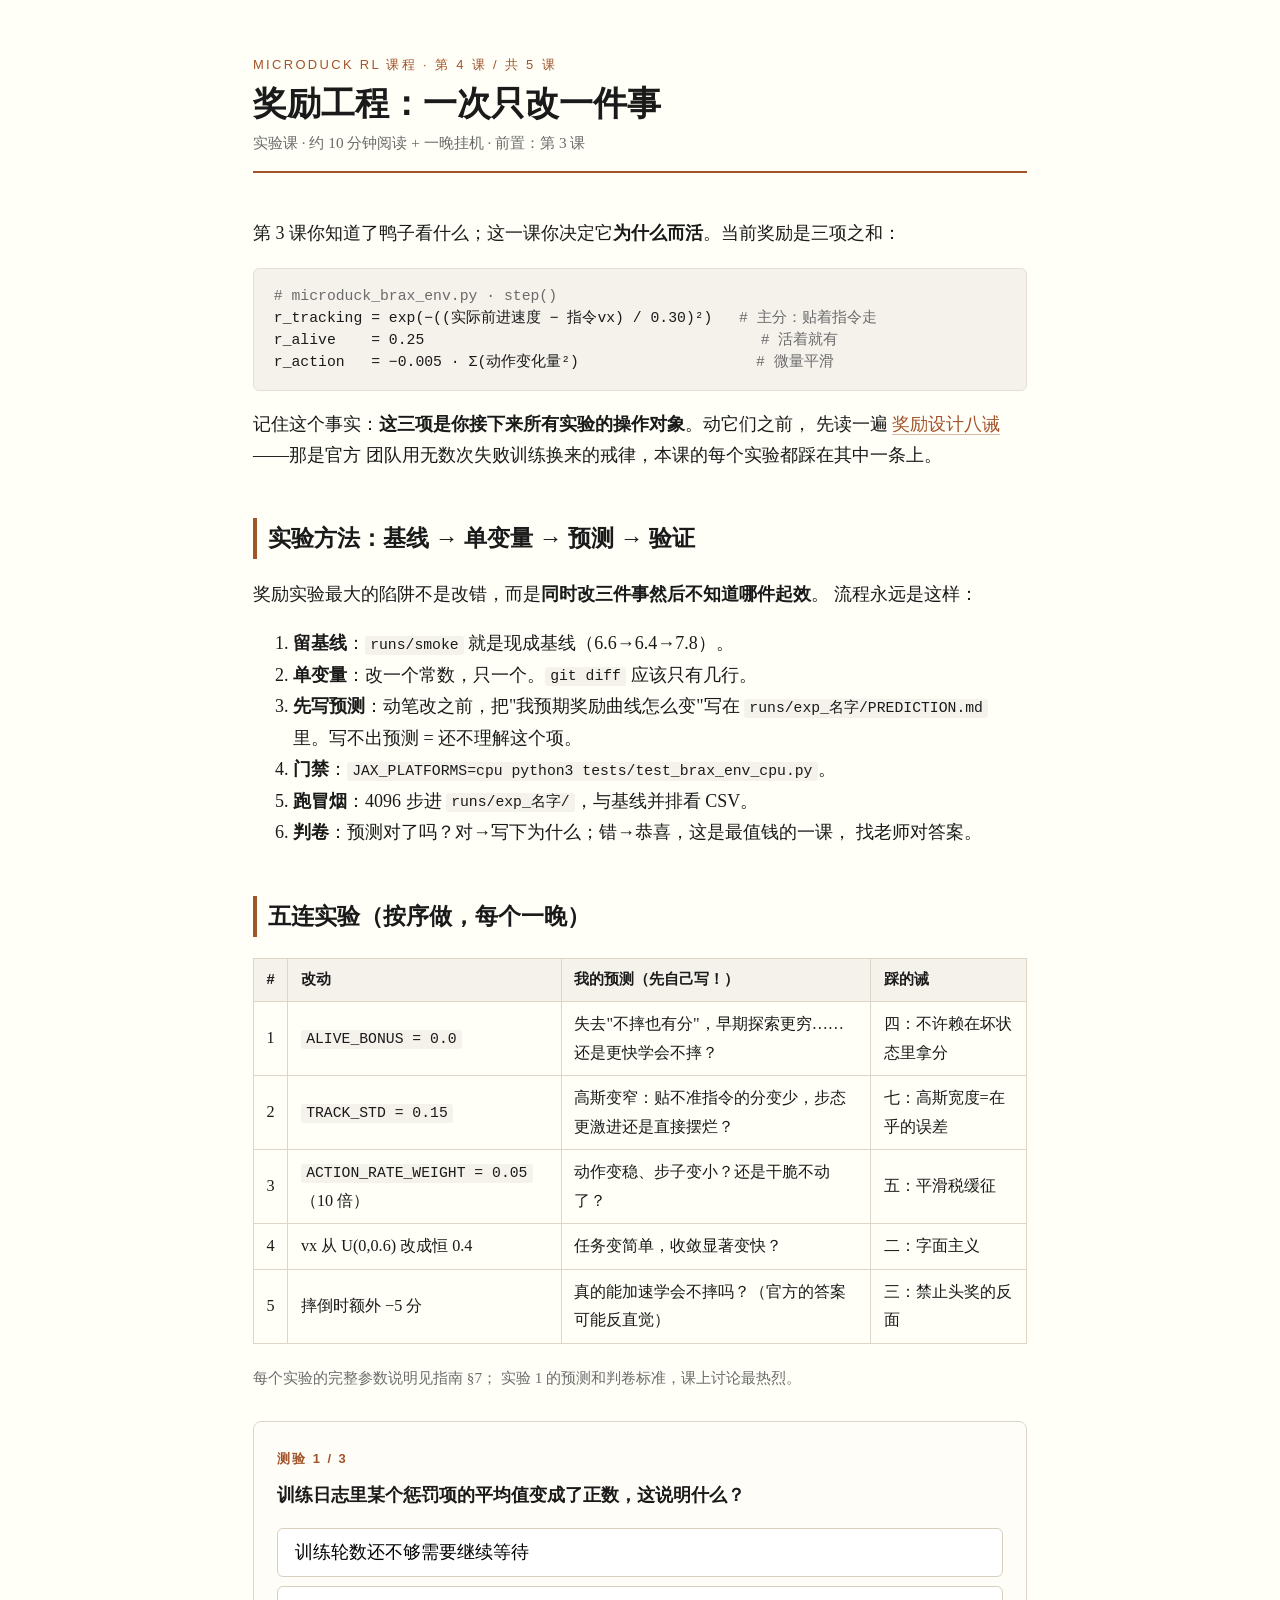
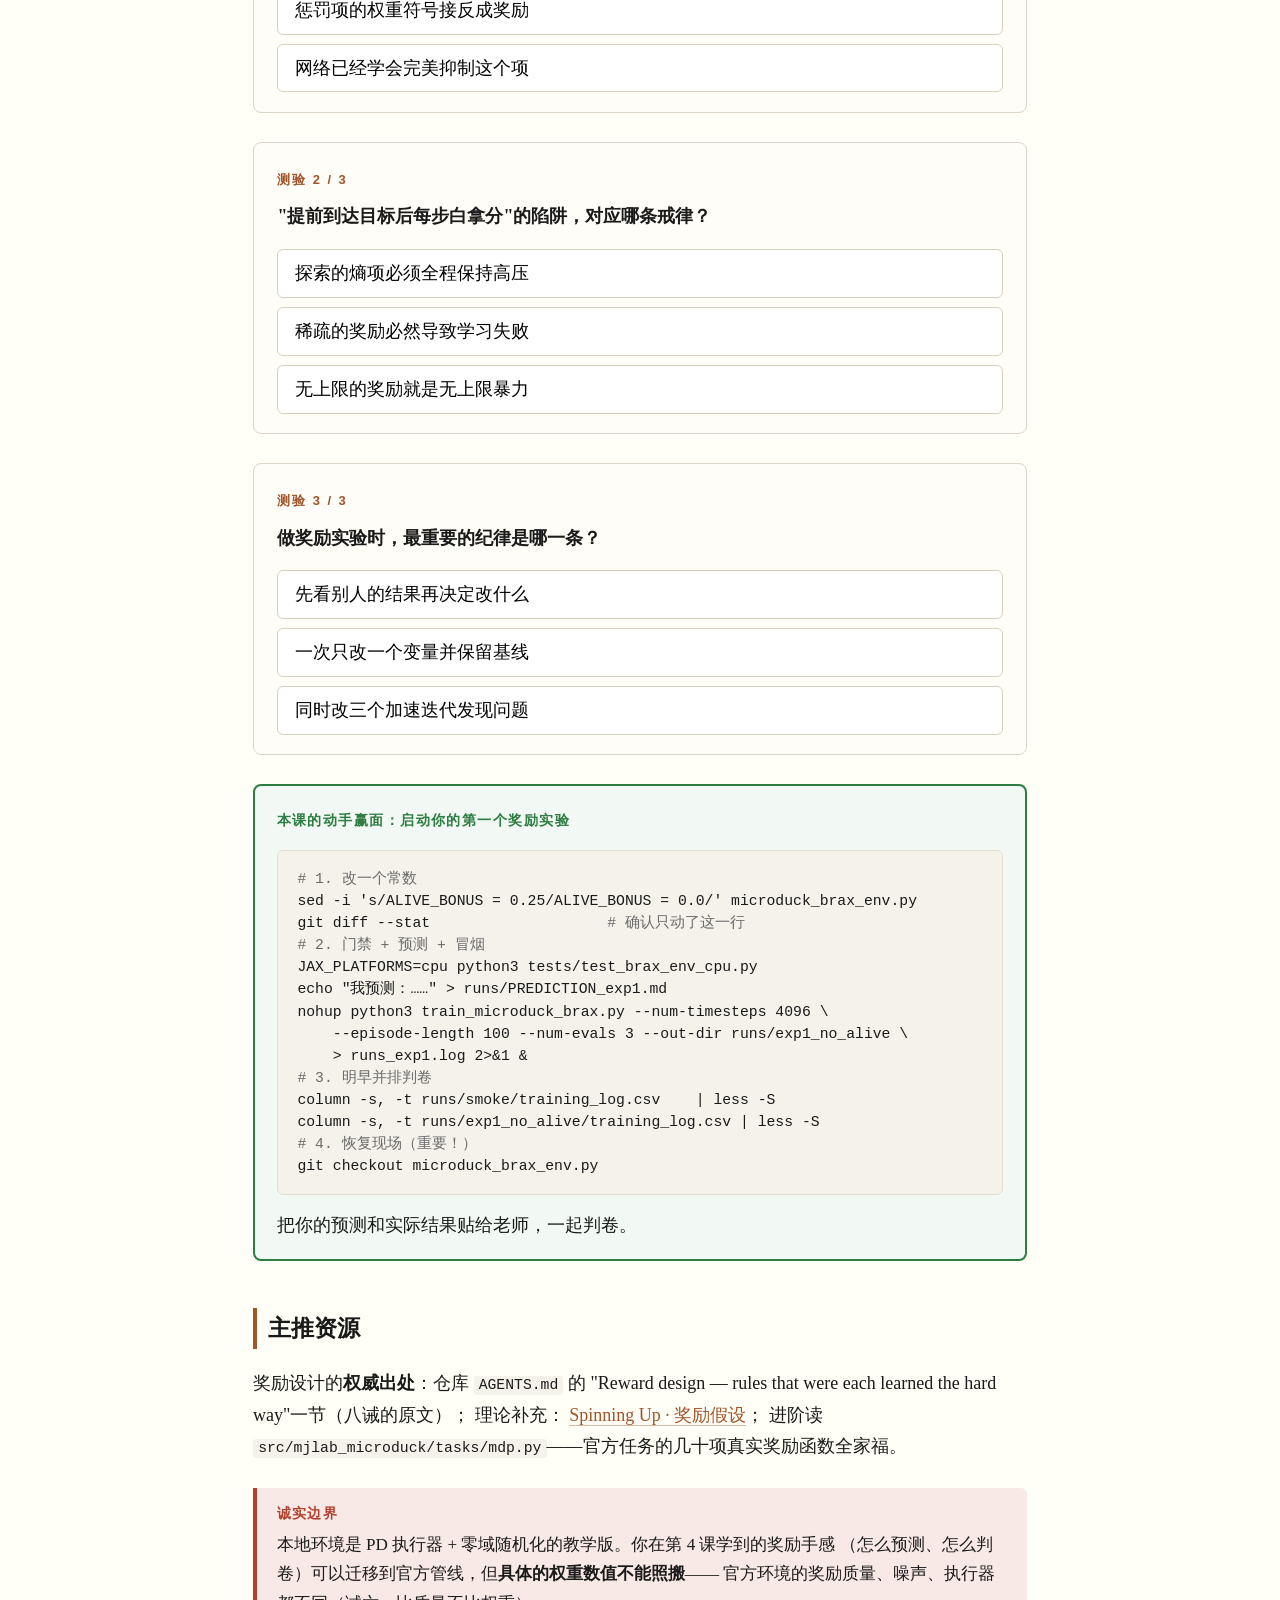
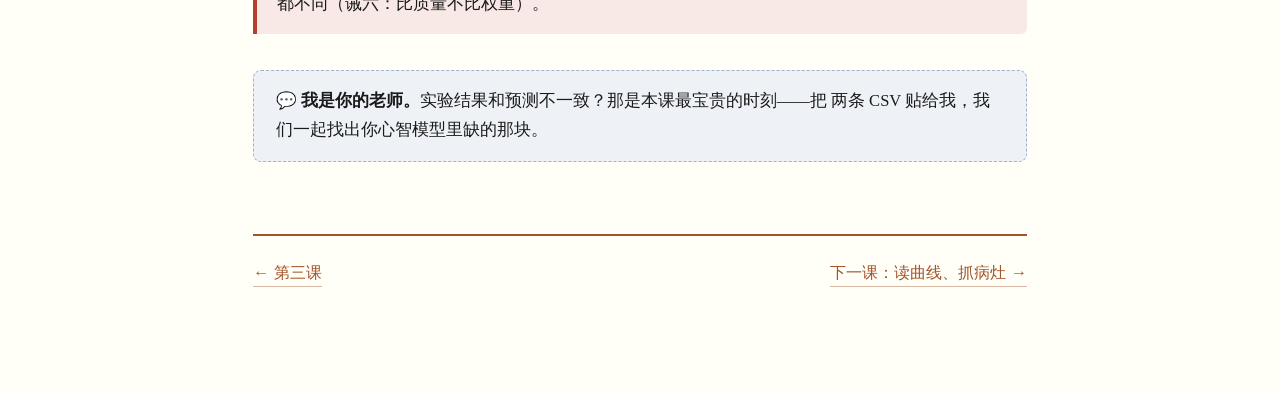
<file: tutorials/lessons/0004-reward-engineering.html>
<!DOCTYPE html>
<html lang="zh-CN">
<head>
<meta charset="utf-8">
<title>第四课 · 奖励工程：一次只改一件事</title>
<link rel="stylesheet" href="../assets/course.css">
<script src="../assets/quiz.js" defer></script>
</head>
<body>
<header class="course">
  <div class="kicker">Microduck RL 课程 · 第 4 课 / 共 5 课</div>
  <h1>奖励工程：一次只改一件事</h1>
  <div class="meta">实验课 · 约 10 分钟阅读 + 一晚挂机 · 前置：第 3 课</div>
</header>

<p>第 3 课你知道了鸭子看什么；这一课你决定它<b>为什么而活</b>。当前奖励是三项之和：</p>
<pre><span class="cmt"># microduck_brax_env.py · step()</span>
r_tracking = exp(−((实际前进速度 − 指令vx) / 0.30)²)   <span class="cmt"># 主分：贴着指令走</span>
r_alive    = 0.25                                      <span class="cmt"># 活着就有</span>
r_action   = −0.005 · Σ(动作变化量²)                    <span class="cmt"># 微量平滑</span></pre>
<p>记住这个事实：<b>这三项是你接下来所有实验的操作对象</b>。动它们之前，
先读一遍 <a href="../reference/reward-rules.html">奖励设计八诫</a>——那是官方
团队用无数次失败训练换来的戒律，本课的每个实验都踩在其中一条上。</p>

<h2>实验方法：基线 → 单变量 → 预测 → 验证</h2>
<p>奖励实验最大的陷阱不是改错，而是<b>同时改三件事然后不知道哪件起效</b>。
流程永远是这样：</p>
<ol>
<li><b>留基线</b>：<code>runs/smoke</code> 就是现成基线（6.6→6.4→7.8）。</li>
<li><b>单变量</b>：改一个常数，只一个。<code>git diff</code> 应该只有几行。</li>
<li><b>先写预测</b>：动笔改之前，把"我预期奖励曲线怎么变"写在
   <code>runs/exp_名字/PREDICTION.md</code> 里。写不出预测 = 还不理解这个项。</li>
<li><b>门禁</b>：<code>JAX_PLATFORMS=cpu python3 tests/test_brax_env_cpu.py</code>。</li>
<li><b>跑冒烟</b>：4096 步进 <code>runs/exp_名字/</code>，与基线并排看 CSV。</li>
<li><b>判卷</b>：预测对了吗？对→写下为什么；错→恭喜，这是最值钱的一课，
   找老师对答案。</li>
</ol>

<h2>五连实验（按序做，每个一晚）</h2>
<table>
<tr><th>#</th><th>改动</th><th>我的预测（先自己写！）</th><th>踩的诫</th></tr>
<tr><td>1</td><td><code>ALIVE_BONUS = 0.0</code></td><td>失去"不摔也有分"，早期探索更穷……还是更快学会不摔？</td><td>四：不许赖在坏状态里拿分</td></tr>
<tr><td>2</td><td><code>TRACK_STD = 0.15</code></td><td>高斯变窄：贴不准指令的分变少，步态更激进还是直接摆烂？</td><td>七：高斯宽度=在乎的误差</td></tr>
<tr><td>3</td><td><code>ACTION_RATE_WEIGHT = 0.05</code>（10 倍）</td><td>动作变稳、步子变小？还是干脆不动了？</td><td>五：平滑税缓征</td></tr>
<tr><td>4</td><td>vx 从 U(0,0.6) 改成恒 0.4</td><td>任务变简单，收敛显著变快？</td><td>二：字面主义</td></tr>
<tr><td>5</td><td>摔倒时额外 −5 分</td><td>真的能加速学会不摔吗？（官方的答案可能反直觉）</td><td>三：禁止头奖的反面</td></tr>
</table>
<p style="font-size:.85rem;color:var(--muted)">每个实验的完整参数说明见指南 §7；
实验 1 的预测和判卷标准，课上讨论最热烈。</p>

<div class="quiz" data-answer="a">
  <span class="qno">测验 1 / 3</span>
  <p class="q">训练日志里某个惩罚项的平均值变成了正数，这说明什么？</p>
  <div class="opts">
    <button data-k="a">惩罚项的权重符号接反成奖励</button>
    <button data-k="b">网络已经学会完美抑制这个项</button>
    <button data-k="c">训练轮数还不够需要继续等待</button>
  </div>
  <div class="explain" data-good="惩罚函数返回 ≤ 0，乘上权重后日志里仍应为负。变正 = 双重负号 = 违规被发糖，策略会主动刷违规（官方叫 butt-hopping）。每次运行都要查。"
       data-bad="提示：网络学得再好，惩罚项的值也只是趋近零而不会变正——变正只有一种解释：符号双重否定了。">
    <span class="ref">出处：<a href="../reference/reward-rules.html">八诫 · 其一符号纪律</a> · AGENTS.md「The infallible check」</span>
  </div>
</div>

<div class="quiz" data-answer="a">
  <span class="qno">测验 2 / 3</span>
  <p class="q">"提前到达目标后每步白拿分"的陷阱，对应哪条戒律？</p>
  <div class="opts">
    <button data-k="a">无上限的奖励就是无上限暴力</button>
    <button data-k="b">稀疏的奖励必然导致学习失败</button>
    <button data-k="c">探索的熵项必须全程保持高压</button>
  </div>
  <div class="explain" data-good="官方教训：任何『到达 X 后开始按步给分』的设计都是头奖，会买到任意的暴力行为。解法是匀速斜坡目标——抢跑拿零分，慢才是最优。"
       data-bad="提示：稀疏奖励和熵是另两个话题；这里说的是『一步登天后躺着拿分』的结构性缺陷。">
    <span class="ref">出处：<a href="../reference/reward-rules.html">八诫 · 其三禁止头奖</a> · AGENTS.md「No jackpots」</span>
  </div>
</div>

<div class="quiz" data-answer="a">
  <span class="qno">测验 3 / 3</span>
  <p class="q">做奖励实验时，最重要的纪律是哪一条？</p>
  <div class="opts">
    <button data-k="a">一次只改一个变量并保留基线</button>
    <button data-k="b">同时改三个加速迭代发现问题</button>
    <button data-k="c">先看别人的结果再决定改什么</button>
  </div>
  <div class="explain" data-good="奖励系统的因果链本来就弱信号：多变量改动让你永远无法归因。基线 + 单变量 + 先写预测，才能把『曲线变了』升级为『我知道为什么变』。"
       data-bad="提示：多变量同时改是归因灾难——就算曲线变好，你也不知道是哪一改的功劳，下次还得盲改。">
    <span class="ref">出处：本课实验方法节 · 指南 §7「一次只改一件事」</span>
  </div>
</div>

<div class="win">
  <span class="label">本课的动手赢面：启动你的第一个奖励实验</span>
  <pre><span class="cmt"># 1. 改一个常数</span>
sed -i 's/ALIVE_BONUS = 0.25/ALIVE_BONUS = 0.0/' microduck_brax_env.py
git diff --stat                    <span class="cmt"># 确认只动了这一行</span>
<span class="cmt"># 2. 门禁 + 预测 + 冒烟</span>
JAX_PLATFORMS=cpu python3 tests/test_brax_env_cpu.py
echo "我预测：……" &gt; runs/PREDICTION_exp1.md
nohup python3 train_microduck_brax.py --num-timesteps 4096 \
    --episode-length 100 --num-evals 3 --out-dir runs/exp1_no_alive \
    &gt; runs_exp1.log 2&gt;&amp;1 &amp;
<span class="cmt"># 3. 明早并排判卷</span>
column -s, -t runs/smoke/training_log.csv    | less -S
column -s, -t runs/exp1_no_alive/training_log.csv | less -S
<span class="cmt"># 4. 恢复现场（重要！）</span>
git checkout microduck_brax_env.py</pre>
  <p style="margin:.4rem 0 0">把你的预测和实际结果贴给老师，一起判卷。</p>
</div>

<h2>主推资源</h2>
<p>奖励设计的<b>权威出处</b>：仓库 <code>AGENTS.md</code> 的
"Reward design — rules that were each learned the hard way"一节（八诫的原文）；
理论补充：
<a href="https://spinningup.openai.com/en/latest/spinningup/rl_intro.html#reward-hypothesis">Spinning Up · 奖励假设</a>；
进阶读 <code>src/mjlab_microduck/tasks/mdp.py</code>——官方任务的几十项真实奖励函数全家福。</p>

<div class="callout warn">
  <span class="label">诚实边界</span>
  本地环境是 PD 执行器 + 零域随机化的教学版。你在第 4 课学到的奖励手感
  （怎么预测、怎么判卷）可以迁移到官方管线，但<b>具体的权重数值不能照搬</b>——
  官方环境的奖励质量、噪声、执行器都不同（诫六：比质量不比权重）。
</div>

<div class="ask-teacher">
  💬 <b>我是你的老师。</b>实验结果和预测不一致？那是本课最宝贵的时刻——把
  两条 CSV 贴给我，我们一起找出你心智模型里缺的那块。
</div>

<nav class="lesson-nav">
  <a href="0003-observations-actions.html">← 第三课</a>
  <a href="0005-reading-curves.html">下一课：读曲线、抓病灶 →</a>
</nav>
</body>
</html>
</file>
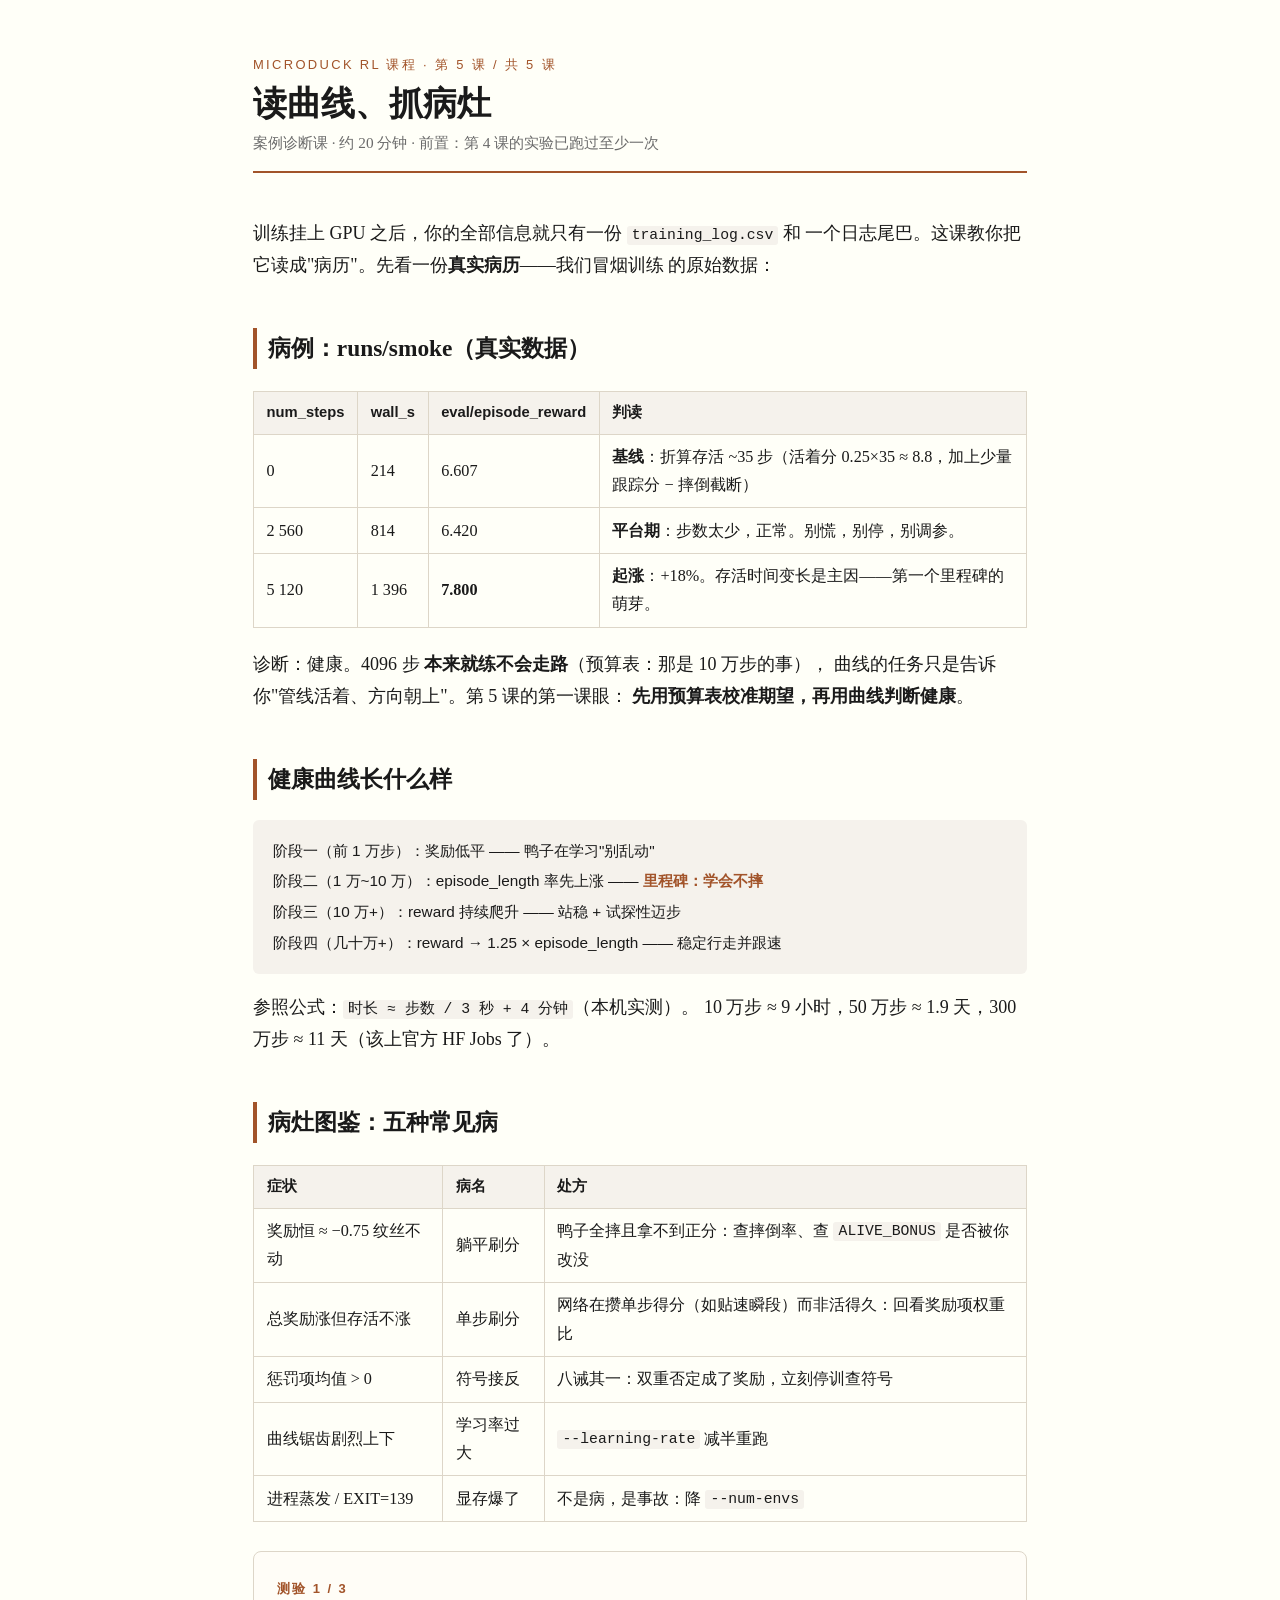
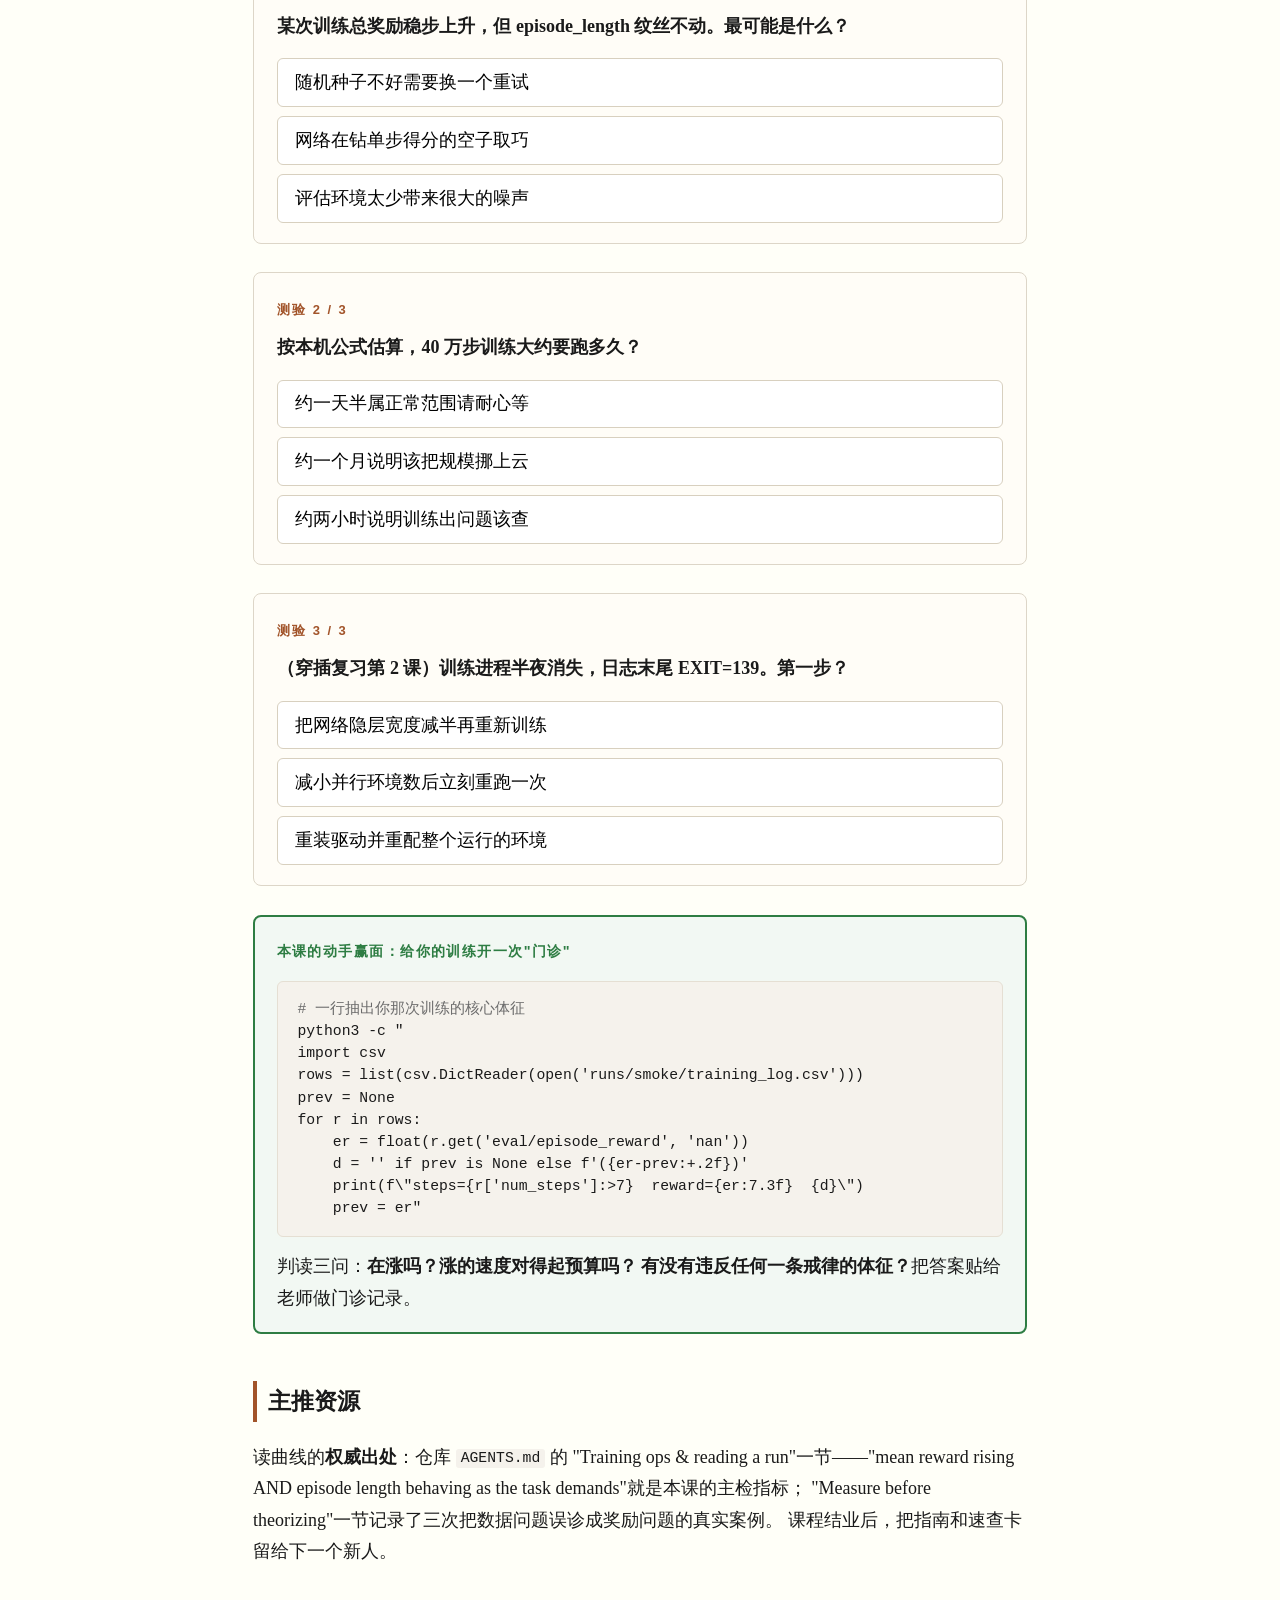
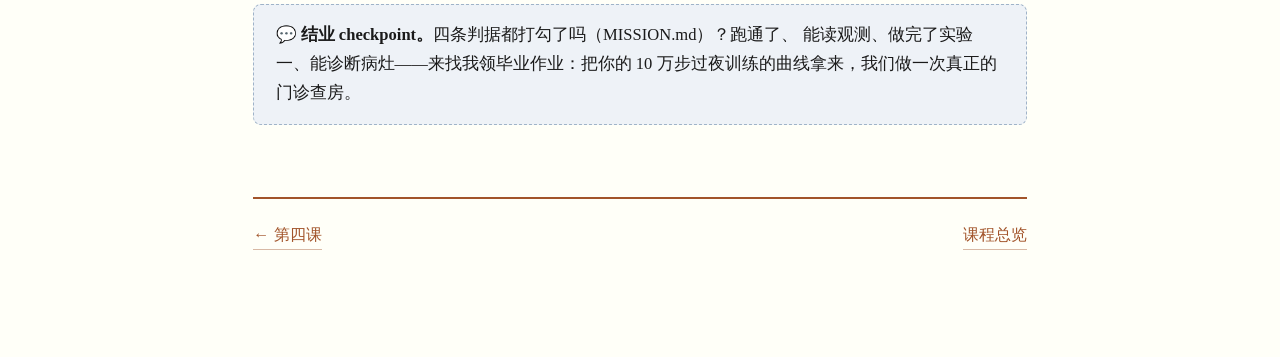
<file: tutorials/lessons/0005-reading-curves.html>
<!DOCTYPE html>
<html lang="zh-CN">
<head>
<meta charset="utf-8">
<title>第五课 · 读曲线、抓病灶</title>
<link rel="stylesheet" href="../assets/course.css">
<script src="../assets/quiz.js" defer></script>
</head>
<body>
<header class="course">
  <div class="kicker">Microduck RL 课程 · 第 5 课 / 共 5 课</div>
  <h1>读曲线、抓病灶</h1>
  <div class="meta">案例诊断课 · 约 20 分钟 · 前置：第 4 课的实验已跑过至少一次</div>
</header>

<p>训练挂上 GPU 之后，你的全部信息就只有一份 <code>training_log.csv</code> 和
一个日志尾巴。这课教你把它读成"病历"。先看一份<b>真实病历</b>——我们冒烟训练
的原始数据：</p>

<h2>病例：runs/smoke（真实数据）</h2>
<table>
<tr><th>num_steps</th><th>wall_s</th><th>eval/episode_reward</th><th>判读</th></tr>
<tr><td>0</td><td>214</td><td>6.607</td><td><b>基线</b>：折算存活 ~35 步（活着分 0.25×35 ≈ 8.8，加上少量跟踪分 − 摔倒截断）</td></tr>
<tr><td>2 560</td><td>814</td><td>6.420</td><td><b>平台期</b>：步数太少，正常。别慌，别停，别调参。</td></tr>
<tr><td>5 120</td><td>1 396</td><td><b>7.800</b></td><td><b>起涨</b>：+18%。存活时间变长是主因——第一个里程碑的萌芽。</td></tr>
</table>
<p>诊断：健康。4096 步 <b>本来就练不会走路</b>（预算表：那是 10 万步的事），
曲线的任务只是告诉你"管线活着、方向朝上"。第 5 课的第一课眼：
<b>先用预算表校准期望，再用曲线判断健康</b>。</p>

<h2>健康曲线长什么样</h2>
<div class="flow">
阶段一（前 1 万步）：奖励低平 —— 鸭子在学习"别乱动"<br>
阶段二（1 万~10 万）：episode_length 率先上涨 —— <b>里程碑：学会不摔</b><br>
阶段三（10 万+）：reward 持续爬升 —— 站稳 + 试探性迈步<br>
阶段四（几十万+）：reward → 1.25 × episode_length —— 稳定行走并跟速
</div>
<p>参照公式：<code>时长 ≈ 步数 / 3 秒 + 4 分钟</code>（本机实测）。
10 万步 ≈ 9 小时，50 万步 ≈ 1.9 天，300 万步 ≈ 11 天（该上官方 HF Jobs 了）。</p>

<h2>病灶图鉴：五种常见病</h2>
<table>
<tr><th>症状</th><th>病名</th><th>处方</th></tr>
<tr><td>奖励恒 ≈ −0.75 纹丝不动</td><td>躺平刷分</td><td>鸭子全摔且拿不到正分：查摔倒率、查 <code>ALIVE_BONUS</code> 是否被你改没</td></tr>
<tr><td>总奖励涨但存活不涨</td><td>单步刷分</td><td>网络在攒单步得分（如贴速瞬段）而非活得久：回看奖励项权重比</td></tr>
<tr><td>惩罚项均值 &gt; 0</td><td>符号接反</td><td>八诫其一：双重否定成了奖励，立刻停训查符号</td></tr>
<tr><td>曲线锯齿剧烈上下</td><td>学习率过大</td><td><code>--learning-rate</code> 减半重跑</td></tr>
<tr><td>进程蒸发 / EXIT=139</td><td>显存爆了</td><td>不是病，是事故：降 <code>--num-envs</code></td></tr>
</table>

<div class="quiz" data-answer="b">
  <span class="qno">测验 1 / 3</span>
  <p class="q">某次训练总奖励稳步上升，但 episode_length 纹丝不动。最可能是什么？</p>
  <div class="opts">
    <button data-k="a">网络在钻单步得分的空子取巧</button>
    <button data-k="b">随机种子不好需要换一个重试</button>
    <button data-k="c">评估环境太少带来很大的噪声</button>
  </div>
  <div class="explain" data-good="存活不变说明『活得久』没进步，总奖励却涨——增量必然来自单步得分项（贴速瞬间的高斯分）。这是奖励字面主义的经典病例：换步长目标前先查权重比。"
       data-bad="提示：种子和评估噪声解释的是『曲线抖』，解释不了『总涨但存活不涨』这种方向性的分裂。">
    <span class="ref">出处：本页病灶图鉴 · AGENTS.md「the MAIN task term actually growing」</span>
  </div>
</div>

<div class="quiz" data-answer="a">
  <span class="qno">测验 2 / 3</span>
  <p class="q">按本机公式估算，40 万步训练大约要跑多久？</p>
  <div class="opts">
    <button data-k="a">约一天半属正常范围请耐心等</button>
    <button data-k="b">约两小时说明训练出问题该查</button>
    <button data-k="c">约一个月说明该把规模挪上云</button>
  </div>
  <div class="explain" data-good="400000 ÷ 3 ≈ 133,000 s ≈ 37 小时 ≈ 一天半。先校准期望再判断健康——本机冒烟 23 分钟只能给你方向，给不了会走路。"
       data-bad="提示：公式 = 步数/3 秒 + 4 分钟。用 40 万步代入算一遍。">
    <span class="ref">出处：指南 §6 预算表 · <a href="../reference/command-cheatsheet.html">速查卡 · 时长预算</a></span>
  </div>
</div>

<div class="quiz" data-answer="c">
  <span class="qno">测验 3 / 3</span>
  <p class="q">（穿插复习第 2 课）训练进程半夜消失，日志末尾 EXIT=139。第一步？</p>
  <div class="opts">
    <button data-k="a">减小并行环境数后立刻重跑一次</button>
    <button data-k="b">重装驱动并重配整个运行的环境</button>
    <button data-k="c">把网络隐层宽度减半再重新训练</button>
  </div>
  <div class="explain" data-good="139 = 段错误，本机头号嫌疑永远是显存：批量上限 ~40（32 安全）。注意别选『减网络宽度』——参数量 61→hidden 的小 MLP 根本不是显存大头，物理内核才是。"
       data-bad="提示：这不是训练稳定性问题，是 XLA 工作集超预算。改网络结构治不了它，降批量才能。">
    <span class="ref">出处：<a href="../reference/command-cheatsheet.html">速查卡 · 故障速诊</a> · 指南 §8</span>
  </div>
</div>

<div class="win">
  <span class="label">本课的动手赢面：给你的训练开一次"门诊"</span>
  <pre><span class="cmt"># 一行抽出你那次训练的核心体征</span>
python3 -c "
import csv
rows = list(csv.DictReader(open('runs/smoke/training_log.csv')))
prev = None
for r in rows:
    er = float(r.get('eval/episode_reward', 'nan'))
    d = '' if prev is None else f'({er-prev:+.2f})'
    print(f\"steps={r['num_steps']:>7}  reward={er:7.3f}  {d}\")
    prev = er"</pre>
  <p style="margin:.4rem 0 0">判读三问：<b>在涨吗？涨的速度对得起预算吗？
   有没有违反任何一条戒律的体征？</b>把答案贴给老师做门诊记录。</p>
</div>

<h2>主推资源</h2>
<p>读曲线的<b>权威出处</b>：仓库 <code>AGENTS.md</code> 的
"Training ops & reading a run"一节——"mean reward rising AND episode length
behaving as the task demands"就是本课的主检指标；
"Measure before theorizing"一节记录了三次把数据问题误诊成奖励问题的真实案例。
课程结业后，把指南和速查卡留给下一个新人。</p>

<div class="ask-teacher">
  💬 <b>结业 checkpoint。</b>四条判据都打勾了吗（MISSION.md）？跑通了、
  能读观测、做完了实验一、能诊断病灶——来找我领毕业作业：把你的
  10 万步过夜训练的曲线拿来，我们做一次真正的门诊查房。
</div>

<nav class="lesson-nav">
  <a href="0004-reward-engineering.html">← 第四课</a>
  <a href="../index.html">课程总览</a>
</nav>
</body>
</html>
</file>
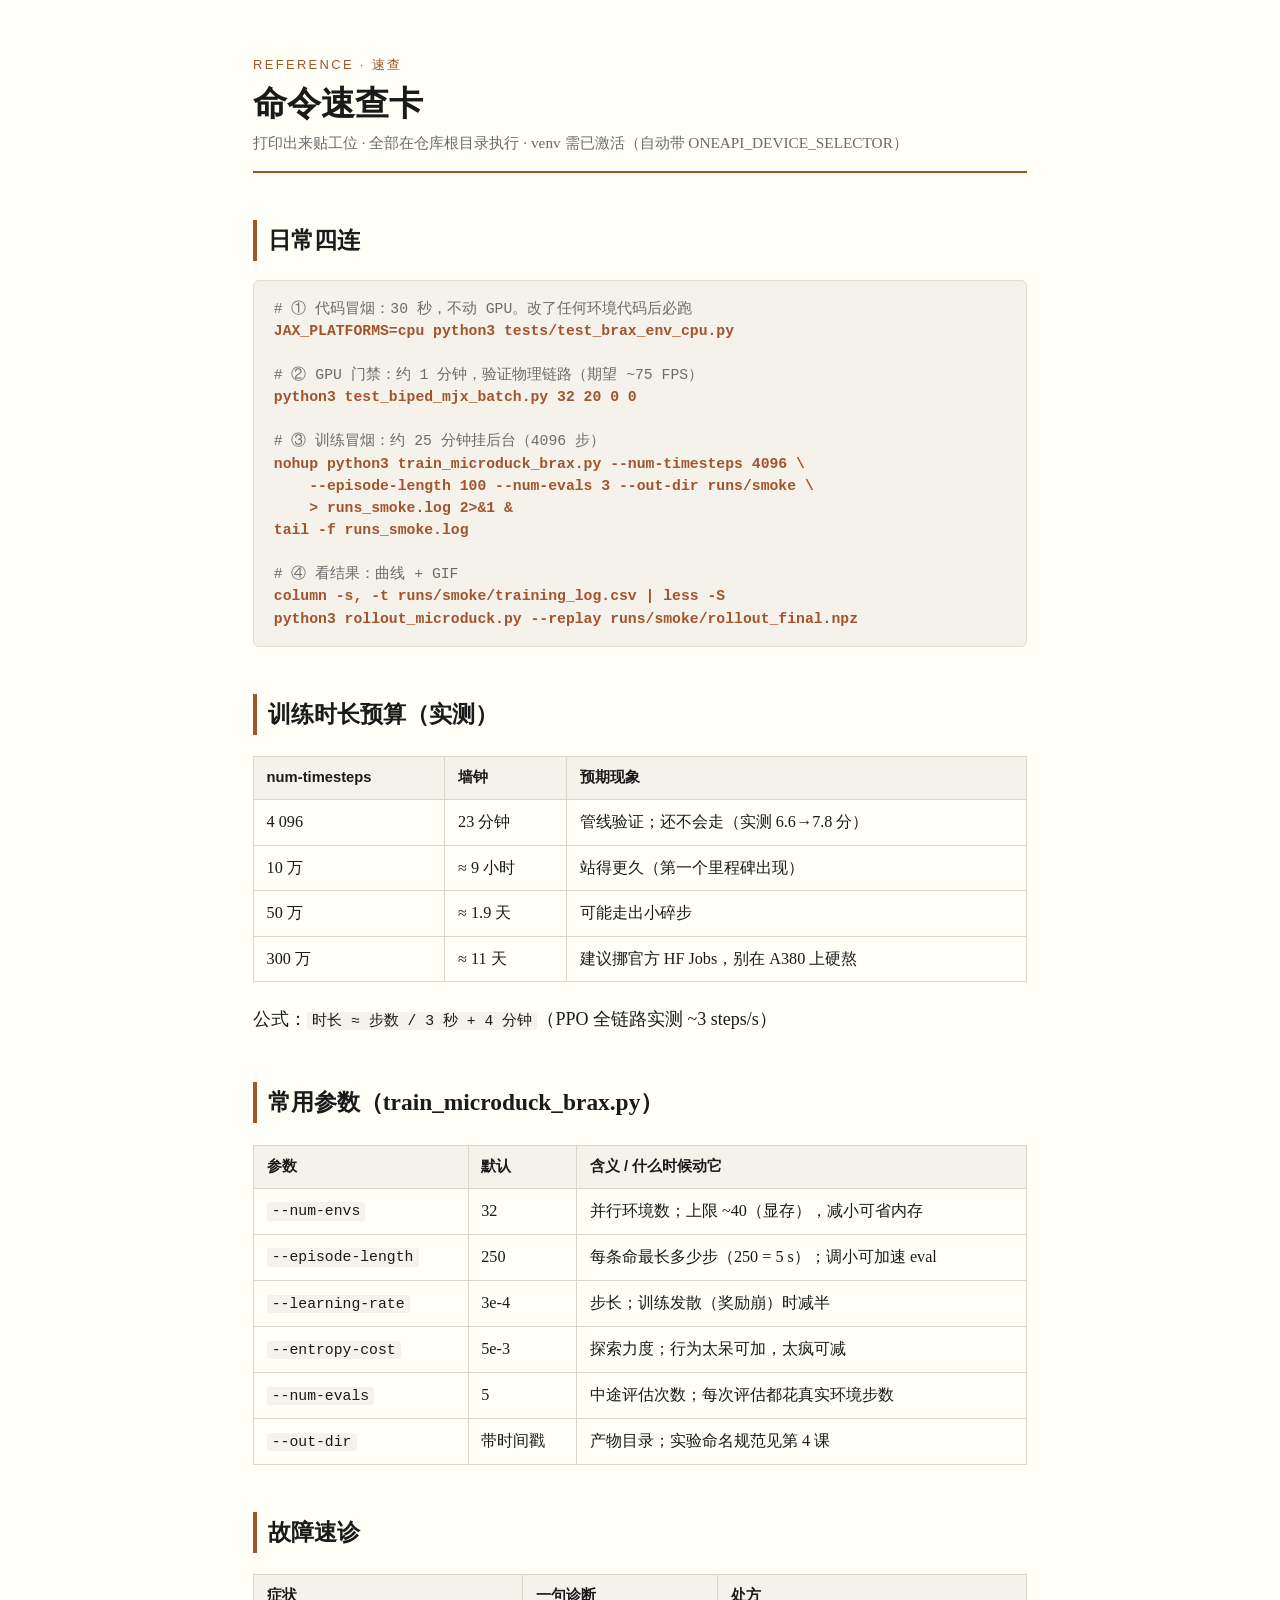
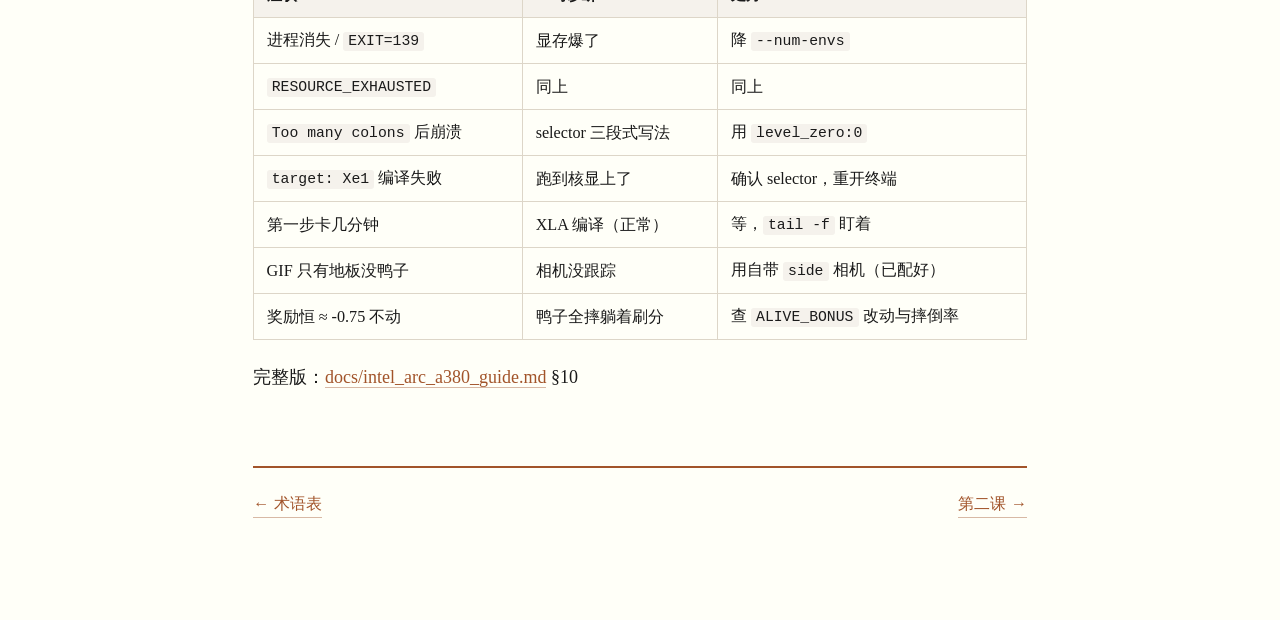
<file: tutorials/reference/command-cheatsheet.html>
<!DOCTYPE html>
<html lang="zh-CN">
<head>
<meta charset="utf-8">
<title>命令速查 — Microduck RL 课程</title>
<link rel="stylesheet" href="../assets/course.css">
</head>
<body>
<header class="course">
  <div class="kicker">Reference · 速查</div>
  <h1>命令速查卡</h1>
  <div class="meta">打印出来贴工位 · 全部在仓库根目录执行 · venv 需已激活（自动带 ONEAPI_DEVICE_SELECTOR）</div>
</header>

<h2>日常四连</h2>
<pre><span class="cmt"># ① 代码冒烟：30 秒，不动 GPU。改了任何环境代码后必跑</span>
<span class="cmd">JAX_PLATFORMS=cpu python3 tests/test_brax_env_cpu.py</span>

<span class="cmt"># ② GPU 门禁：约 1 分钟，验证物理链路（期望 ~75 FPS）</span>
<span class="cmd">python3 test_biped_mjx_batch.py 32 20 0 0</span>

<span class="cmt"># ③ 训练冒烟：约 25 分钟挂后台（4096 步）</span>
<span class="cmd">nohup python3 train_microduck_brax.py --num-timesteps 4096 \
    --episode-length 100 --num-evals 3 --out-dir runs/smoke \
    &gt; runs_smoke.log 2&gt;&amp;1 &amp;</span>
<span class="cmd">tail -f runs_smoke.log</span>

<span class="cmt"># ④ 看结果：曲线 + GIF</span>
<span class="cmd">column -s, -t runs/smoke/training_log.csv | less -S</span>
<span class="cmd">python3 rollout_microduck.py --replay runs/smoke/rollout_final.npz</span></pre>

<h2>训练时长预算（实测）</h2>
<table>
<tr><th>num-timesteps</th><th>墙钟</th><th>预期现象</th></tr>
<tr><td>4 096</td><td>23 分钟</td><td>管线验证；还不会走（实测 6.6→7.8 分）</td></tr>
<tr><td>10 万</td><td>≈ 9 小时</td><td>站得更久（第一个里程碑出现）</td></tr>
<tr><td>50 万</td><td>≈ 1.9 天</td><td>可能走出小碎步</td></tr>
<tr><td>300 万</td><td>≈ 11 天</td><td>建议挪官方 HF Jobs，别在 A380 上硬熬</td></tr>
</table>
<p>公式：<code>时长 ≈ 步数 / 3 秒 + 4 分钟</code>（PPO 全链路实测 ~3 steps/s）</p>

<h2>常用参数（train_microduck_brax.py）</h2>
<table>
<tr><th>参数</th><th>默认</th><th>含义 / 什么时候动它</th></tr>
<tr><td><code>--num-envs</code></td><td>32</td><td>并行环境数；上限 ~40（显存），减小可省内存</td></tr>
<tr><td><code>--episode-length</code></td><td>250</td><td>每条命最长多少步（250 = 5 s）；调小可加速 eval</td></tr>
<tr><td><code>--learning-rate</code></td><td>3e-4</td><td>步长；训练发散（奖励崩）时减半</td></tr>
<tr><td><code>--entropy-cost</code></td><td>5e-3</td><td>探索力度；行为太呆可加，太疯可减</td></tr>
<tr><td><code>--num-evals</code></td><td>5</td><td>中途评估次数；每次评估都花真实环境步数</td></tr>
<tr><td><code>--out-dir</code></td><td>带时间戳</td><td>产物目录；实验命名规范见第 4 课</td></tr>
</table>

<h2>故障速诊</h2>
<table>
<tr><th>症状</th><th>一句诊断</th><th>处方</th></tr>
<tr><td>进程消失 / <code>EXIT=139</code></td><td>显存爆了</td><td>降 <code>--num-envs</code></td></tr>
<tr><td><code>RESOURCE_EXHAUSTED</code></td><td>同上</td><td>同上</td></tr>
<tr><td><code>Too many colons</code> 后崩溃</td><td>selector 三段式写法</td><td>用 <code>level_zero:0</code></td></tr>
<tr><td><code>target: Xe1</code> 编译失败</td><td>跑到核显上了</td><td>确认 selector，重开终端</td></tr>
<tr><td>第一步卡几分钟</td><td>XLA 编译（正常）</td><td>等，<code>tail -f</code> 盯着</td></tr>
<tr><td>GIF 只有地板没鸭子</td><td>相机没跟踪</td><td>用自带 <code>side</code> 相机（已配好）</td></tr>
<tr><td>奖励恒 ≈ -0.75 不动</td><td>鸭子全摔躺着刷分</td><td>查 <code>ALIVE_BONUS</code> 改动与摔倒率</td></tr>
</table>

<p>完整版：<a href="../../docs/intel_arc_a380_guide.md">docs/intel_arc_a380_guide.md</a> §10</p>

<nav class="lesson-nav">
  <a href="glossary.html">← 术语表</a>
  <a href="../lessons/0002-first-training-run.html">第二课 →</a>
</nav>
</body>
</html>
</file>
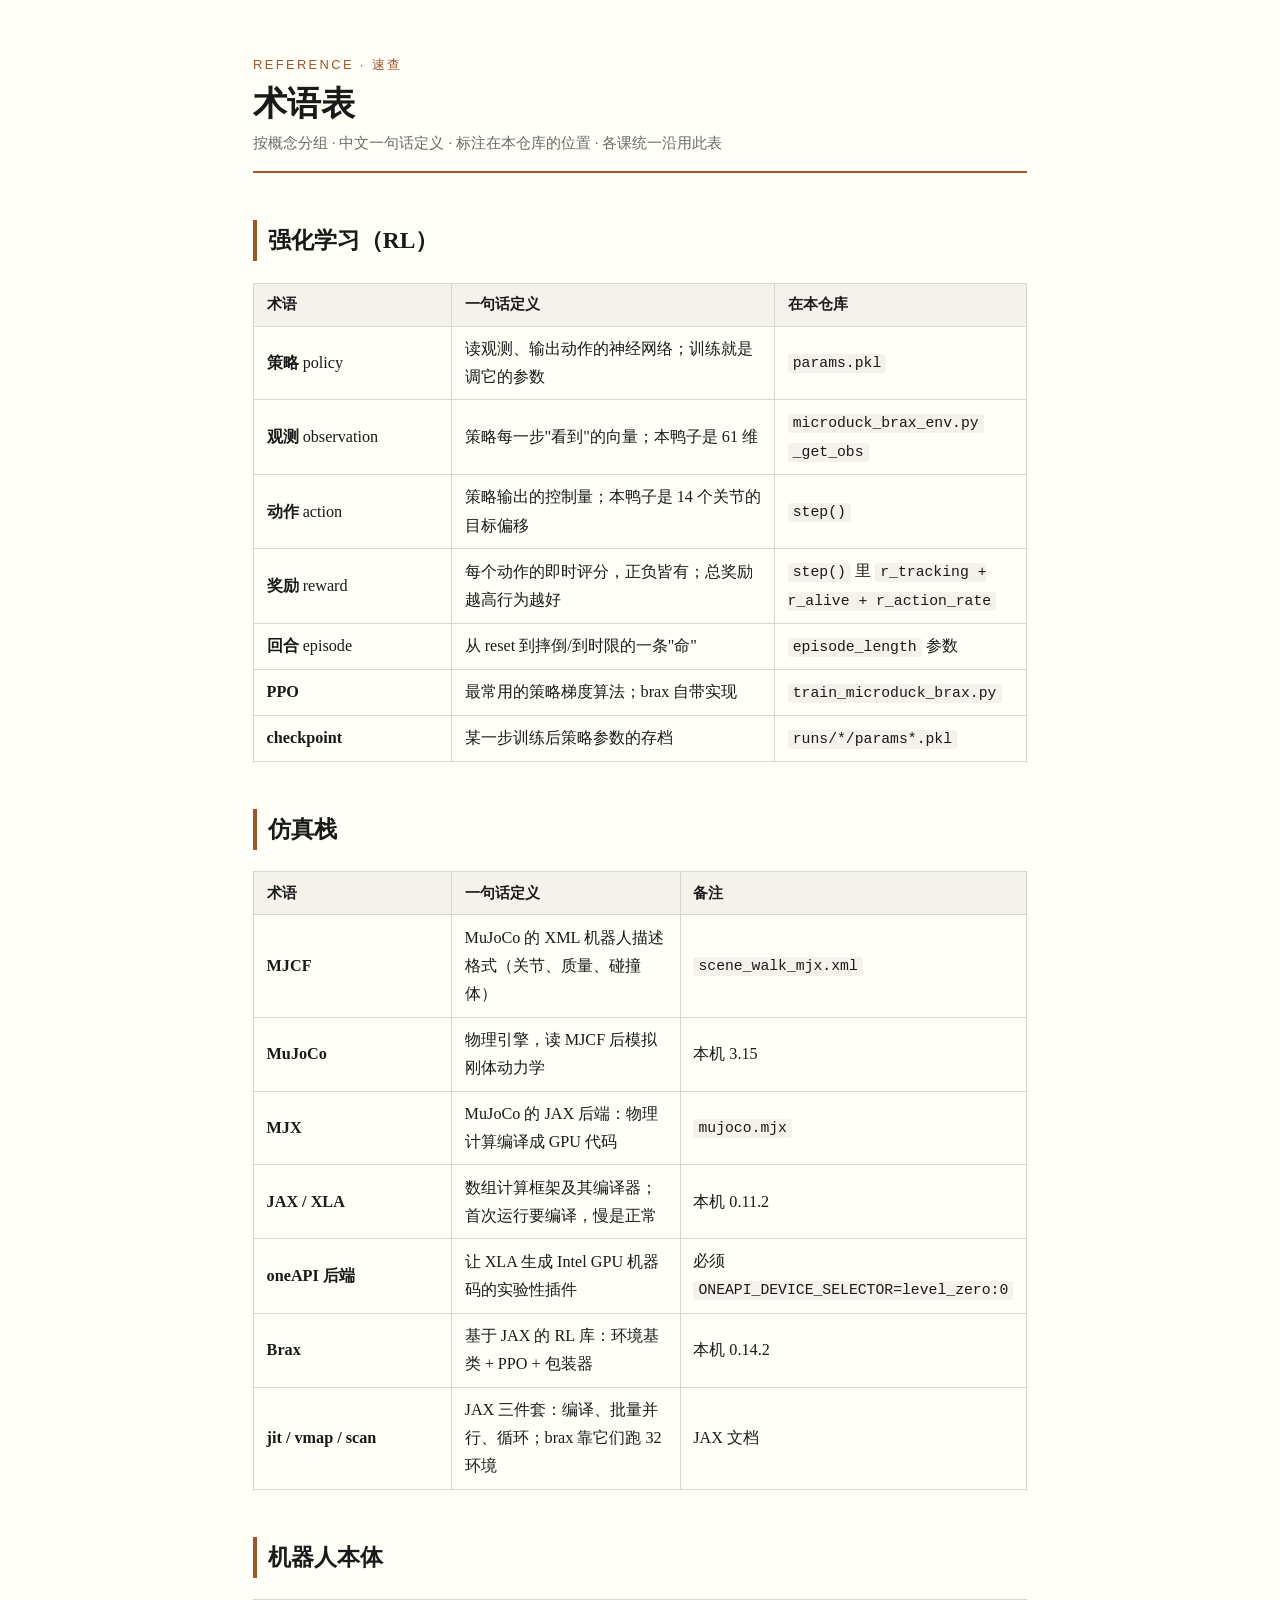
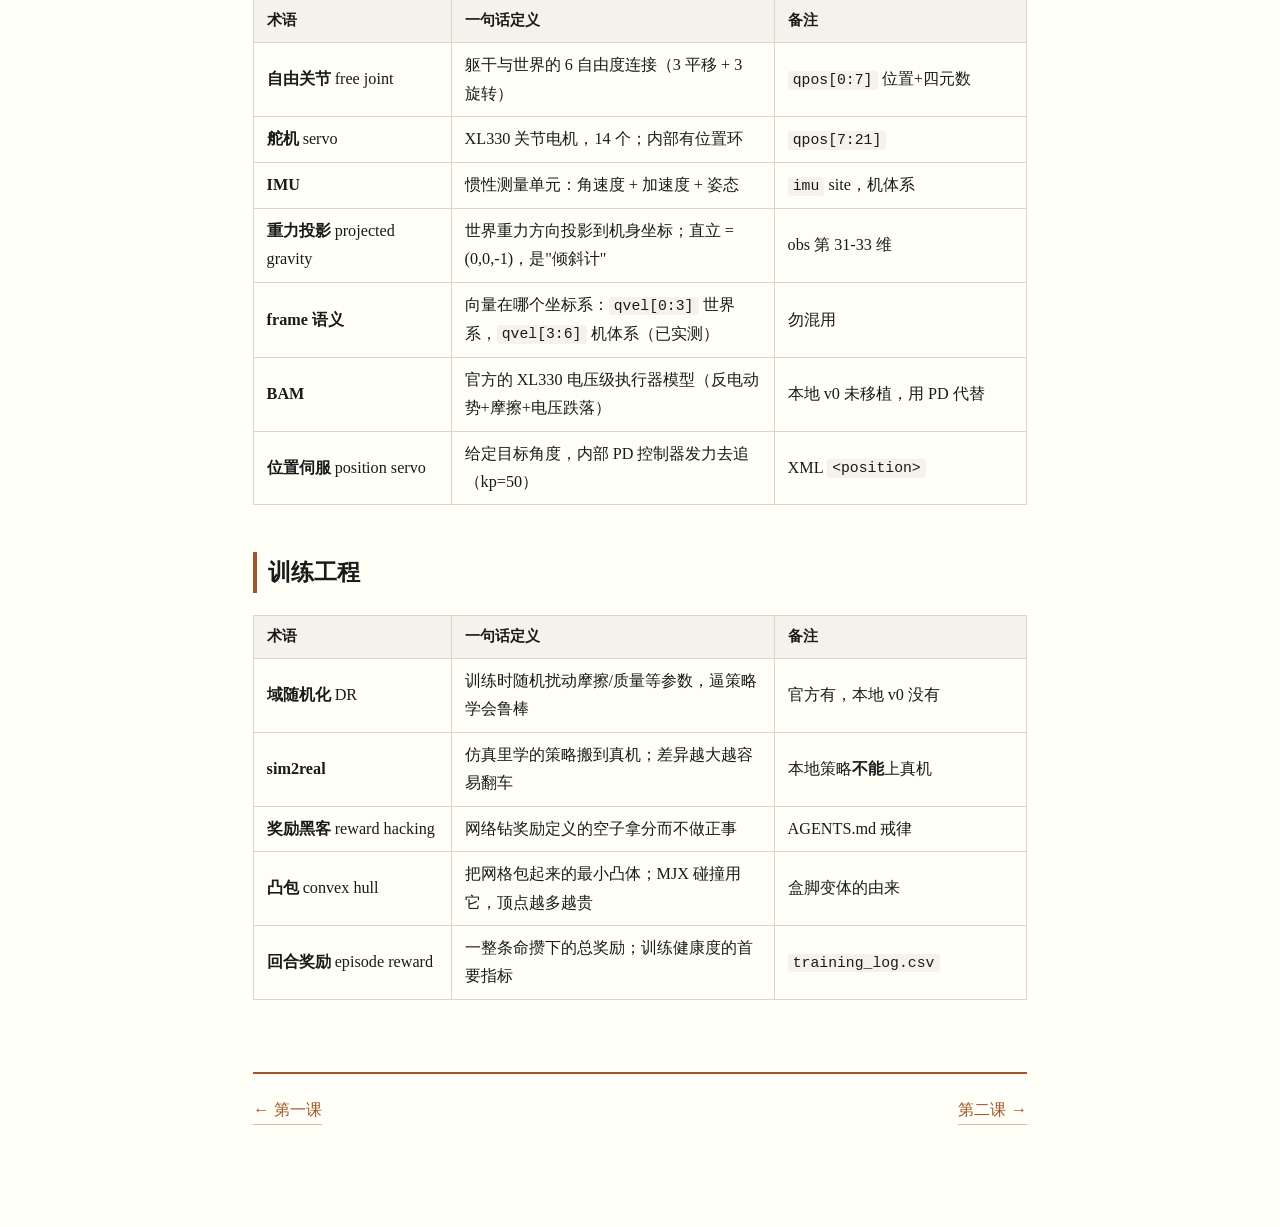
<file: tutorials/reference/glossary.html>
<!DOCTYPE html>
<html lang="zh-CN">
<head>
<meta charset="utf-8">
<title>术语表 — Microduck RL 课程</title>
<link rel="stylesheet" href="../assets/course.css">
</head>
<body>
<header class="course">
  <div class="kicker">Reference · 速查</div>
  <h1>术语表</h1>
  <div class="meta">按概念分组 · 中文一句话定义 · 标注在本仓库的位置 · 各课统一沿用此表</div>
</header>

<h2>强化学习（RL）</h2>
<table>
<tr><th style="width:11rem">术语</th><th>一句话定义</th><th style="width:14rem">在本仓库</th></tr>
<tr><td><b>策略</b> policy</td><td>读观测、输出动作的神经网络；训练就是调它的参数</td><td><code>params.pkl</code></td></tr>
<tr><td><b>观测</b> observation</td><td>策略每一步"看到"的向量；本鸭子是 61 维</td><td><code>microduck_brax_env.py</code> <code>_get_obs</code></td></tr>
<tr><td><b>动作</b> action</td><td>策略输出的控制量；本鸭子是 14 个关节的目标偏移</td><td><code>step()</code></td></tr>
<tr><td><b>奖励</b> reward</td><td>每个动作的即时评分，正负皆有；总奖励越高行为越好</td><td><code>step()</code> 里 <code>r_tracking + r_alive + r_action_rate</code></td></tr>
<tr><td><b>回合</b> episode</td><td>从 reset 到摔倒/到时限的一条"命"</td><td><code>episode_length</code> 参数</td></tr>
<tr><td><b>PPO</b></td><td>最常用的策略梯度算法；brax 自带实现</td><td><code>train_microduck_brax.py</code></td></tr>
<tr><td><b>checkpoint</b></td><td>某一步训练后策略参数的存档</td><td><code>runs/*/params*.pkl</code></td></tr>
</table>

<h2>仿真栈</h2>
<table>
<tr><th style="width:11rem">术语</th><th>一句话定义</th><th style="width:14rem">备注</th></tr>
<tr><td><b>MJCF</b></td><td>MuJoCo 的 XML 机器人描述格式（关节、质量、碰撞体）</td><td><code>scene_walk_mjx.xml</code></td></tr>
<tr><td><b>MuJoCo</b></td><td>物理引擎，读 MJCF 后模拟刚体动力学</td><td>本机 3.15</td></tr>
<tr><td><b>MJX</b></td><td>MuJoCo 的 JAX 后端：物理计算编译成 GPU 代码</td><td><code>mujoco.mjx</code></td></tr>
<tr><td><b>JAX / XLA</b></td><td>数组计算框架及其编译器；首次运行要编译，慢是正常</td><td>本机 0.11.2</td></tr>
<tr><td><b>oneAPI 后端</b></td><td>让 XLA 生成 Intel GPU 机器码的实验性插件</td><td>必须 <code>ONEAPI_DEVICE_SELECTOR=level_zero:0</code></td></tr>
<tr><td><b>Brax</b></td><td>基于 JAX 的 RL 库：环境基类 + PPO + 包装器</td><td>本机 0.14.2</td></tr>
<tr><td><b>jit / vmap / scan</b></td><td>JAX 三件套：编译、批量并行、循环；brax 靠它们跑 32 环境</td><td>JAX 文档</td></tr>
</table>

<h2>机器人本体</h2>
<table>
<tr><th style="width:11rem">术语</th><th>一句话定义</th><th style="width:14rem">备注</th></tr>
<tr><td><b>自由关节</b> free joint</td><td>躯干与世界的 6 自由度连接（3 平移 + 3 旋转）</td><td><code>qpos[0:7]</code> 位置+四元数</td></tr>
<tr><td><b>舵机</b> servo</td><td>XL330 关节电机，14 个；内部有位置环</td><td><code>qpos[7:21]</code></td></tr>
<tr><td><b>IMU</b></td><td>惯性测量单元：角速度 + 加速度 + 姿态</td><td><code>imu</code> site，机体系</td></tr>
<tr><td><b>重力投影</b> projected gravity</td><td>世界重力方向投影到机身坐标；直立 = (0,0,-1)，是"倾斜计"</td><td>obs 第 31-33 维</td></tr>
<tr><td><b>frame 语义</b></td><td>向量在哪个坐标系：<code>qvel[0:3]</code> 世界系，<code>qvel[3:6]</code> 机体系（已实测）</td><td>勿混用</td></tr>
<tr><td><b>BAM</b></td><td>官方的 XL330 电压级执行器模型（反电动势+摩擦+电压跌落）</td><td>本地 v0 未移植，用 PD 代替</td></tr>
<tr><td><b>位置伺服</b> position servo</td><td>给定目标角度，内部 PD 控制器发力去追（kp=50）</td><td>XML <code>&lt;position&gt;</code></td></tr>
</table>

<h2>训练工程</h2>
<table>
<tr><th style="width:11rem">术语</th><th>一句话定义</th><th style="width:14rem">备注</th></tr>
<tr><td><b>域随机化</b> DR</td><td>训练时随机扰动摩擦/质量等参数，逼策略学会鲁棒</td><td>官方有，本地 v0 没有</td></tr>
<tr><td><b>sim2real</b></td><td>仿真里学的策略搬到真机；差异越大越容易翻车</td><td>本地策略<b>不能</b>上真机</td></tr>
<tr><td><b>奖励黑客</b> reward hacking</td><td>网络钻奖励定义的空子拿分而不做正事</td><td>AGENTS.md 戒律</td></tr>
<tr><td><b>凸包</b> convex hull</td><td>把网格包起来的最小凸体；MJX 碰撞用它，顶点越多越贵</td><td>盒脚变体的由来</td></tr>
<tr><td><b>回合奖励</b> episode reward</td><td>一整条命攒下的总奖励；训练健康度的首要指标</td><td><code>training_log.csv</code></td></tr>
</table>

<nav class="lesson-nav">
  <a href="../lessons/0001-what-is-robot-rl.html">← 第一课</a>
  <a href="../lessons/0002-first-training-run.html">第二课 →</a>
</nav>
</body>
</html>
</file>
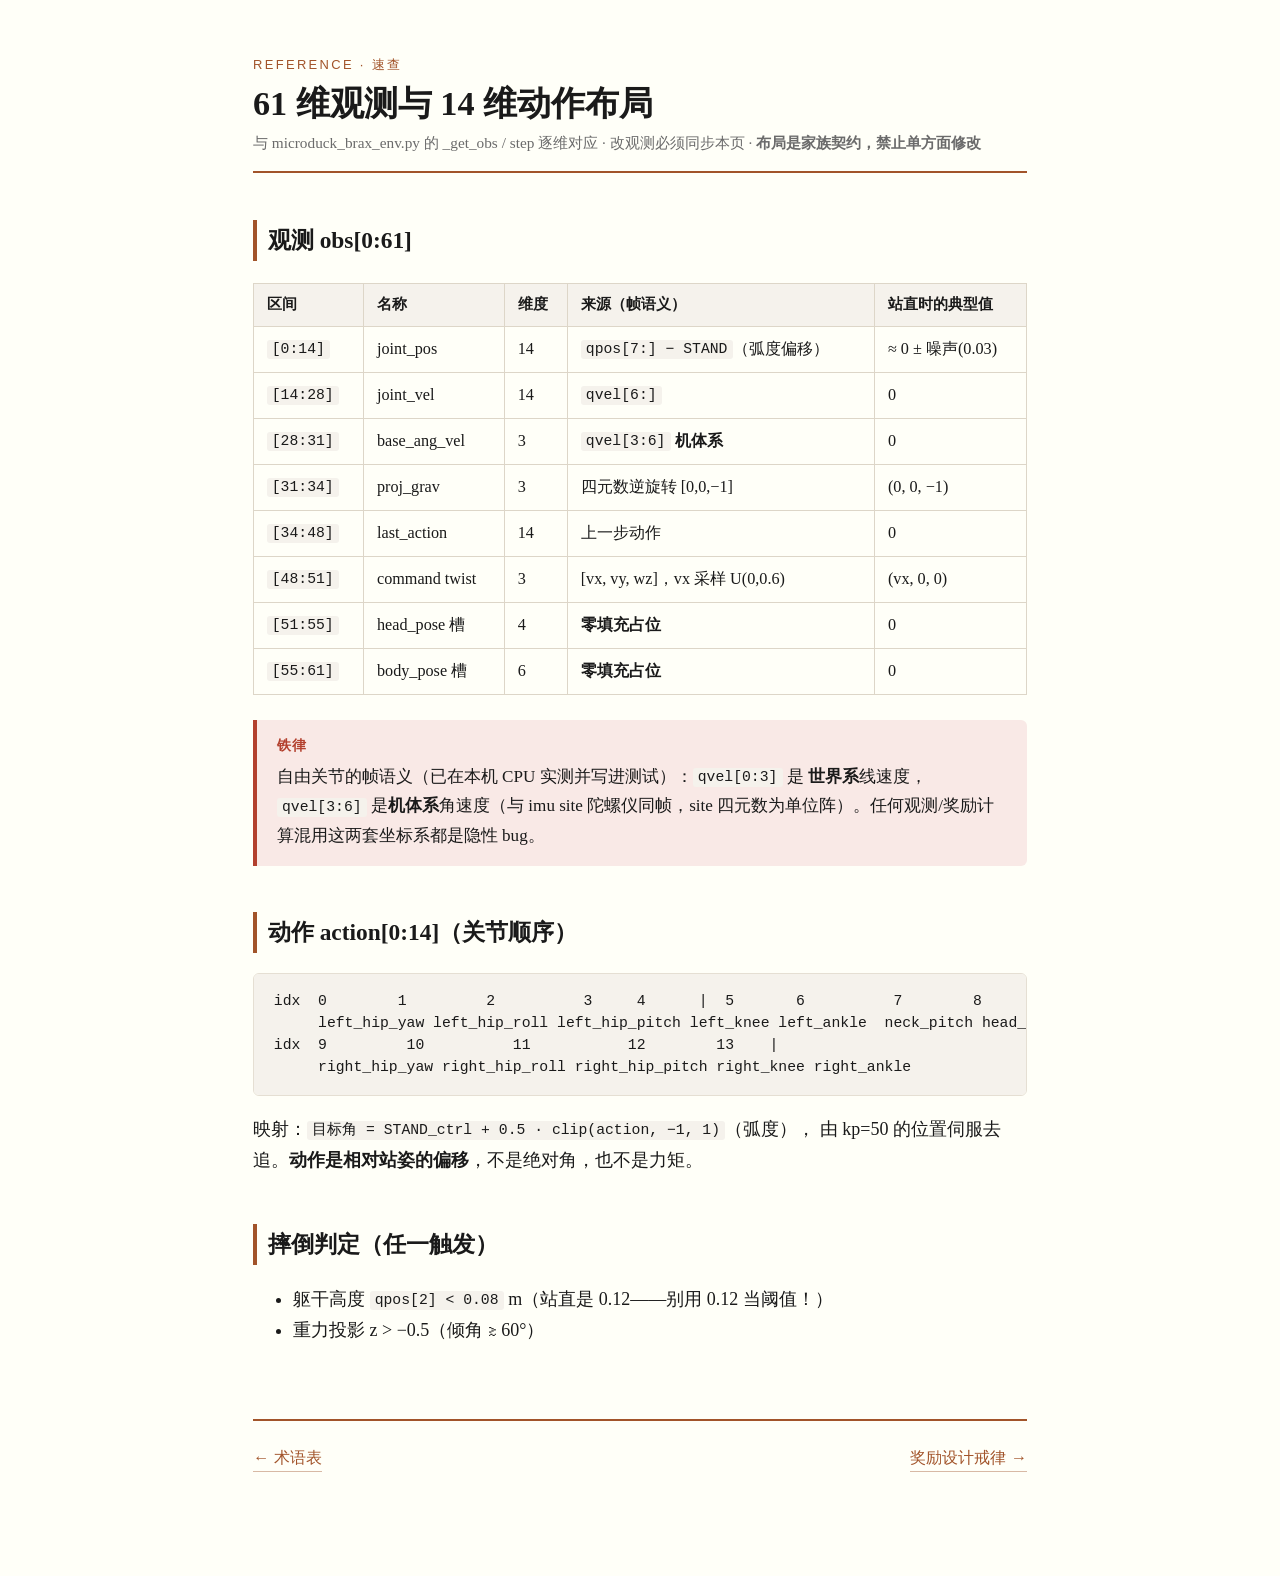
<file: tutorials/reference/obs-layout.html>
<!DOCTYPE html>
<html lang="zh-CN">
<head>
<meta charset="utf-8">
<title>观测与动作布局速查 — Microduck RL 课程</title>
<link rel="stylesheet" href="../assets/course.css">
</head>
<body>
<header class="course">
  <div class="kicker">Reference · 速查</div>
  <h1>61 维观测与 14 维动作布局</h1>
  <div class="meta">与 microduck_brax_env.py 的 _get_obs / step 逐维对应 · 改观测必须同步本页 · <b>布局是家族契约，禁止单方面修改</b></div>
</header>

<h2>观测 obs[0:61]</h2>
<table>
<tr><th>区间</th><th>名称</th><th>维度</th><th>来源（帧语义）</th><th>站直时的典型值</th></tr>
<tr><td><code>[0:14]</code></td><td>joint_pos</td><td>14</td><td><code>qpos[7:] − STAND</code>（弧度偏移）</td><td>≈ 0 ± 噪声(0.03)</td></tr>
<tr><td><code>[14:28]</code></td><td>joint_vel</td><td>14</td><td><code>qvel[6:]</code></td><td>0</td></tr>
<tr><td><code>[28:31]</code></td><td>base_ang_vel</td><td>3</td><td><code>qvel[3:6]</code> <b>机体系</b></td><td>0</td></tr>
<tr><td><code>[31:34]</code></td><td>proj_grav</td><td>3</td><td>四元数逆旋转 [0,0,−1]</td><td>(0, 0, −1)</td></tr>
<tr><td><code>[34:48]</code></td><td>last_action</td><td>14</td><td>上一步动作</td><td>0</td></tr>
<tr><td><code>[48:51]</code></td><td>command twist</td><td>3</td><td>[vx, vy, wz]，vx 采样 U(0,0.6)</td><td>(vx, 0, 0)</td></tr>
<tr><td><code>[51:55]</code></td><td>head_pose 槽</td><td>4</td><td><b>零填充占位</b></td><td>0</td></tr>
<tr><td><code>[55:61]</code></td><td>body_pose 槽</td><td>6</td><td><b>零填充占位</b></td><td>0</td></tr>
</table>

<div class="callout warn">
  <span class="label">铁律</span>
  自由关节的帧语义（已在本机 CPU 实测并写进测试）：<code>qvel[0:3]</code> 是
  <b>世界系</b>线速度，<code>qvel[3:6]</code> 是<b>机体系</b>角速度（与 imu site
  陀螺仪同帧，site 四元数为单位阵）。任何观测/奖励计算混用这两套坐标系都是隐性 bug。
</div>

<h2>动作 action[0:14]（关节顺序）</h2>
<pre>idx  0        1         2          3     4      |  5       6          7        8         |
     left_hip_yaw left_hip_roll left_hip_pitch left_knee left_ankle  neck_pitch head_pitch head_yaw head_roll
idx  9         10          11           12        13    |
     right_hip_yaw right_hip_roll right_hip_pitch right_knee right_ankle</pre>
<p>映射：<code>目标角 = STAND_ctrl + 0.5 · clip(action, −1, 1)</code>（弧度），
由 kp=50 的位置伺服去追。<b>动作是相对站姿的偏移</b>，不是绝对角，也不是力矩。</p>

<h2>摔倒判定（任一触发）</h2>
<ul>
<li>躯干高度 <code>qpos[2] &lt; 0.08</code> m（站直是 0.12——别用 0.12 当阈值！）</li>
<li>重力投影 z &gt; −0.5（倾角 ≳ 60°）</li>
</ul>

<nav class="lesson-nav">
  <a href="glossary.html">← 术语表</a>
  <a href="reward-rules.html">奖励设计戒律 →</a>
</nav>
</body>
</html>
</file>
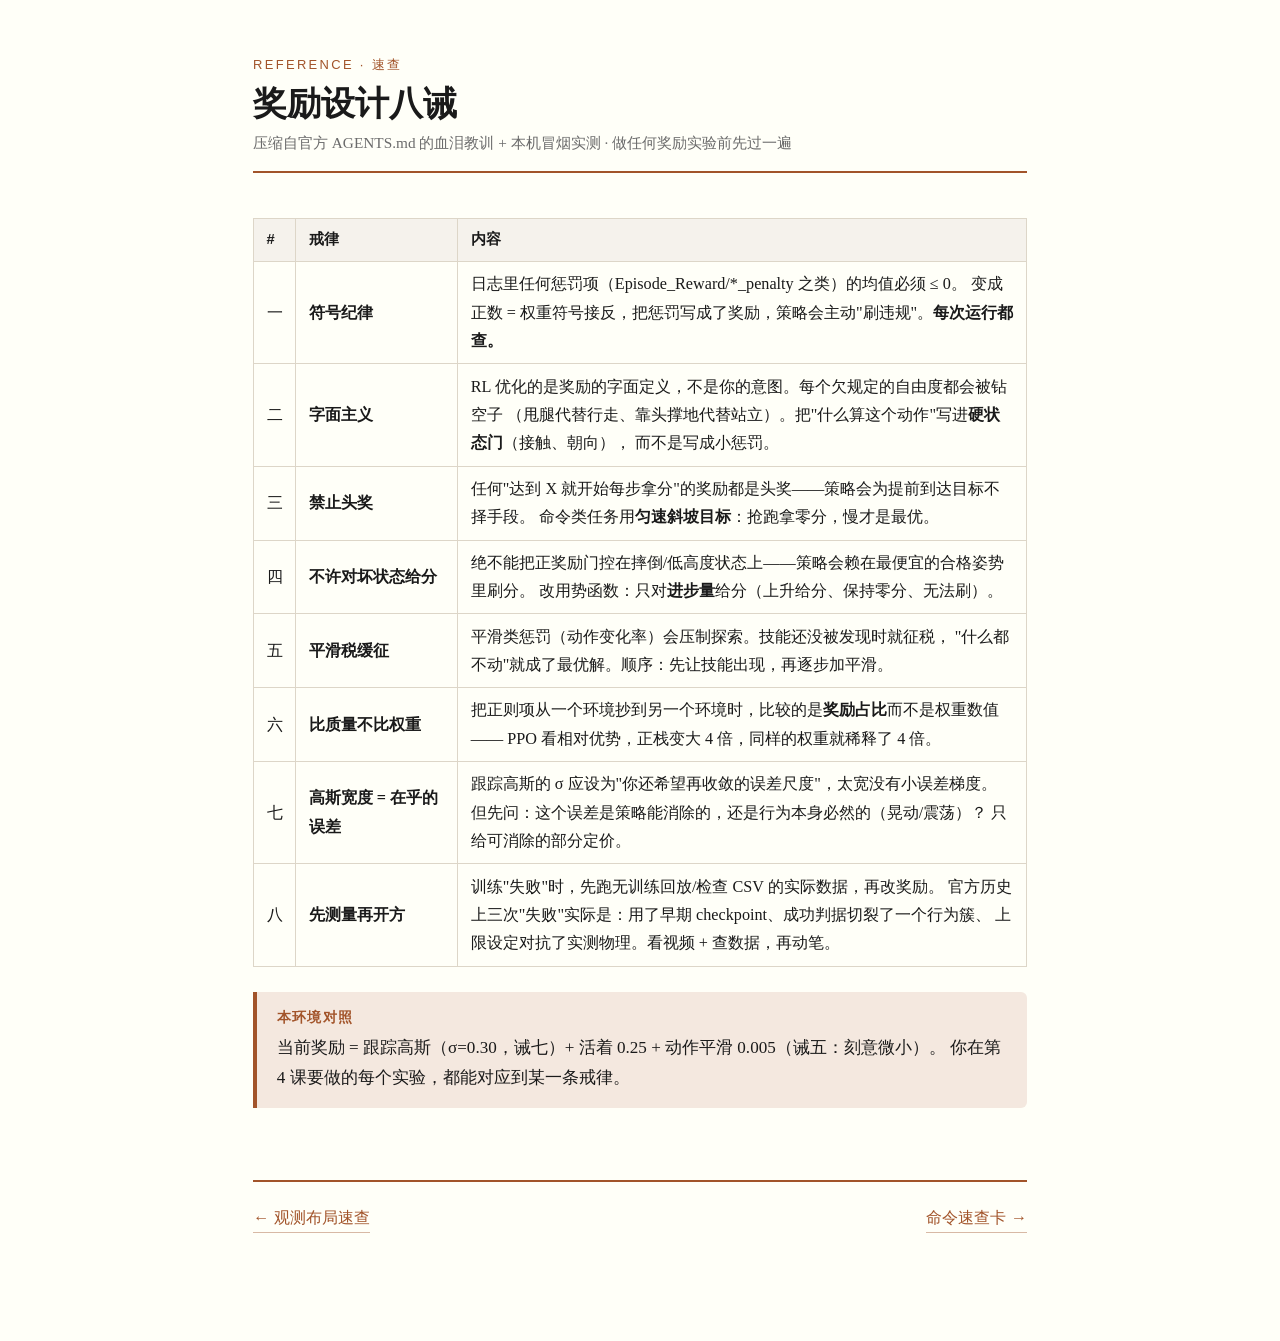
<file: tutorials/reference/reward-rules.html>
<!DOCTYPE html>
<html lang="zh-CN">
<head>
<meta charset="utf-8">
<title>奖励设计戒律 — Microduck RL 课程</title>
<link rel="stylesheet" href="../assets/course.css">
</head>
<body>
<header class="course">
  <div class="kicker">Reference · 速查</div>
  <h1>奖励设计八诫</h1>
  <div class="meta">压缩自官方 AGENTS.md 的血泪教训 + 本机冒烟实测 · 做任何奖励实验前先过一遍</div>
</header>

<table>
<tr><th style="width:2rem">#</th><th style="width:9rem">戒律</th><th>内容</th></tr>
<tr><td>一</td><td><b>符号纪律</b></td><td>日志里任何惩罚项（Episode_Reward/*_penalty 之类）的均值必须 ≤ 0。
   变成正数 = 权重符号接反，把惩罚写成了奖励，策略会主动"刷违规"。<b>每次运行都查。</b></td></tr>
<tr><td>二</td><td><b>字面主义</b></td><td>RL 优化的是奖励的字面定义，不是你的意图。每个欠规定的自由度都会被钻空子
   （甩腿代替行走、靠头撑地代替站立）。把"什么算这个动作"写进<b>硬状态门</b>（接触、朝向），
   而不是写成小惩罚。</td></tr>
<tr><td>三</td><td><b>禁止头奖</b></td><td>任何"达到 X 就开始每步拿分"的奖励都是头奖——策略会为提前到达目标不择手段。
   命令类任务用<b>匀速斜坡目标</b>：抢跑拿零分，慢才是最优。</td></tr>
<tr><td>四</td><td><b>不许对坏状态给分</b></td><td>绝不能把正奖励门控在摔倒/低高度状态上——策略会赖在最便宜的合格姿势里刷分。
   改用势函数：只对<b>进步量</b>给分（上升给分、保持零分、无法刷）。</td></tr>
<tr><td>五</td><td><b>平滑税缓征</b></td><td>平滑类惩罚（动作变化率）会压制探索。技能还没被发现时就征税，
   "什么都不动"就成了最优解。顺序：先让技能出现，再逐步加平滑。</td></tr>
<tr><td>六</td><td><b>比质量不比权重</b></td><td>把正则项从一个环境抄到另一个环境时，比较的是<b>奖励占比</b>而不是权重数值——
   PPO 看相对优势，正栈变大 4 倍，同样的权重就稀释了 4 倍。</td></tr>
<tr><td>七</td><td><b>高斯宽度 = 在乎的误差</b></td><td>跟踪高斯的 σ 应设为"你还希望再收敛的误差尺度"，太宽没有小误差梯度。
   但先问：这个误差是策略能消除的，还是行为本身必然的（晃动/震荡）？
   只给可消除的部分定价。</td></tr>
<tr><td>八</td><td><b>先测量再开方</b></td><td>训练"失败"时，先跑无训练回放/检查 CSV 的实际数据，再改奖励。
   官方历史上三次"失败"实际是：用了早期 checkpoint、成功判据切裂了一个行为簇、
   上限设定对抗了实测物理。看视频 + 查数据，再动笔。</td></tr>
</table>

<div class="callout">
  <span class="label">本环境对照</span>
  当前奖励 = 跟踪高斯（σ=0.30，诫七）+ 活着 0.25 + 动作平滑 0.005（诫五：刻意微小）。
  你在第 4 课要做的每个实验，都能对应到某一条戒律。
</div>

<nav class="lesson-nav">
  <a href="obs-layout.html">← 观测布局速查</a>
  <a href="command-cheatsheet.html">命令速查卡 →</a>
</nav>
</body>
</html>
</file>
<file: tutorials/assets/course.css>
/* Microduck RL 课程共享样式 — Tufte 风格，中文优化，适合打印 */
:root {
  --ink: #1a1a1a;
  --paper: #fffff8;
  --accent: #a2542a;      /* 微鸭橙 */
  --accent-soft: #f4e8df;
  --code-bg: #f5f2ec;
  --ok: #2e7d43;
  --bad: #b3402e;
  --muted: #6b6b6b;
}
* { box-sizing: border-box; }
html { font-size: 18px; }
body {
  font-family: "Noto Serif SC", "Source Han Serif SC", "Songti SC", Georgia, serif;
  color: var(--ink);
  background: var(--paper);
  max-width: 46rem;
  margin: 0 auto;
  padding: 3rem 1.5rem 6rem;
  line-height: 1.75;
}
header.course { border-bottom: 2px solid var(--accent); padding-bottom: .8rem; margin-bottom: 2.5rem; }
header.course .kicker {
  font-family: "Noto Sans SC", sans-serif; font-size: .72rem; letter-spacing: .18em;
  color: var(--accent); text-transform: uppercase;
}
header.course h1 { font-size: 1.9rem; margin: .3rem 0 .2rem; line-height: 1.3; }
header.course .meta { color: var(--muted); font-size: .85rem; }

h2 { font-size: 1.3rem; margin-top: 2.6rem; border-left: 4px solid var(--accent); padding-left: .6rem; }
h3 { font-size: 1.05rem; margin-top: 1.8rem; }

a { color: var(--accent); text-decoration: none; border-bottom: 1px solid #d8b9a5; }
a:hover { border-bottom-color: var(--accent); }

code, pre {
  font-family: "JetBrains Mono", "SF Mono", Consolas, monospace;
  font-size: .82rem;
}
code { background: var(--code-bg); padding: .1em .35em; border-radius: 3px; }
pre {
  background: var(--code-bg); padding: .9rem 1.1rem; border-radius: 6px;
  overflow-x: auto; line-height: 1.5; border: 1px solid #e5dfd3;
}
pre .cmt { color: var(--muted); }
pre .cmd { color: var(--accent); font-weight: 600; }

.callout {
  background: var(--accent-soft); border-left: 4px solid var(--accent);
  padding: .8rem 1.1rem; margin: 1.4rem 0; border-radius: 0 6px 6px 0;
  font-size: .95rem;
}
.callout .label {
  font-family: "Noto Sans SC", sans-serif; font-weight: 700; font-size: .75rem;
  letter-spacing: .1em; color: var(--accent); display: block; margin-bottom: .2rem;
}
.callout.warn { background: #f9e9e6; border-left-color: var(--bad); }
.callout.warn .label { color: var(--bad); }

.win {
  border: 2px solid var(--ok); border-radius: 8px; padding: 1rem 1.2rem;
  margin: 1.6rem 0; background: #f2f8f3;
}
.win .label {
  font-family: "Noto Sans SC", sans-serif; font-weight: 700; font-size: .8rem;
  color: var(--ok); letter-spacing: .1em;
}

table { border-collapse: collapse; width: 100%; margin: 1.2rem 0; font-size: .9rem; }
th, td { border: 1px solid #ddd6c8; padding: .45rem .7rem; text-align: left; }
th { background: var(--code-bg); font-family: "Noto Sans SC", sans-serif; font-size: .82rem; }

/* 测验组件 */
.quiz {
  border: 1px solid #ddd6c8; border-radius: 8px; padding: 1.1rem 1.3rem;
  margin: 1.6rem 0; background: #fffdf7;
}
.quiz .qno {
  font-family: "Noto Sans SC", sans-serif; font-size: .72rem; letter-spacing: .15em;
  color: var(--accent); font-weight: 700;
}
.quiz .q { font-weight: 600; margin: .4rem 0 .9rem; }
.quiz .opts { display: flex; flex-direction: column; gap: .5rem; }
.quiz button {
  font: inherit; text-align: left; padding: .55rem .9rem; border-radius: 6px;
  border: 1px solid #d8d0bf; background: #fff; cursor: pointer; line-height: 1.5;
}
.quiz button:hover { border-color: var(--accent); background: var(--accent-soft); }
.quiz button.correct { border-color: var(--ok); background: #e7f2e9; }
.quiz button.wrong { border-color: var(--bad); background: #f9e9e6; }
.quiz button:disabled { cursor: default; opacity: .92; }
.quiz .explain { display: none; margin-top: .8rem; font-size: .9rem; padding: .7rem .9rem; border-radius: 6px; }
.quiz .explain.good { display: block; background: #e7f2e9; }
.quiz .explain.bad { display: block; background: #f9e9e6; }
.quiz .explain .ref { font-size: .8rem; color: var(--muted); }

/* 自检清单（实操课） */
.checklist { list-style: none; padding: 0; margin: 1.4rem 0; }
.checklist li { margin: .7rem 0; padding-left: 2rem; position: relative; }
.checklist input[type="checkbox"] { position: absolute; left: 0; top: .35rem; width: 1.15rem; height: 1.15rem; accent-color: var(--ok); }
.checklist .expect {
  display: block; font-family: "JetBrains Mono", monospace; font-size: .78rem;
  color: var(--muted); background: var(--code-bg); padding: .35rem .6rem;
  border-radius: 4px; margin-top: .25rem;
}

.lesson-nav {
  margin-top: 4rem; padding-top: 1.2rem; border-top: 2px solid var(--accent);
  display: flex; justify-content: space-between; font-family: "Noto Sans SC", sans-serif;
  font-size: .9rem;
}
.ask-teacher {
  background: #eef2f7; border-radius: 8px; padding: .9rem 1.2rem; margin: 2rem 0;
  font-size: .92rem; border: 1px dashed #9fb3c8;
}
figure { margin: 1.5rem 0; }
figcaption { font-size: .82rem; color: var(--muted); margin-top: .4rem; }
.flow { font-family: "Noto Sans SC", sans-serif; font-size: .85rem; background: var(--code-bg); border-radius: 6px; padding: .9rem 1.1rem; line-height: 2; }
.flow b { color: var(--accent); }
@media print { body { max-width: none; } .quiz button { border: 1px solid #999; } }

/* 观测探索器（第 3 课起使用） */
.obsgrid { display: flex; flex-wrap: wrap; gap: 3px; margin: 1rem 0; }
.obsgrid .cell {
  width: 22px; height: 22px; border-radius: 3px; cursor: pointer;
  border: 2px solid transparent; color: #fff; font-family: "JetBrains Mono", monospace;
  font-size: .55rem; display: flex; align-items: center; justify-content: center;
}
.obsgrid .cell:hover { opacity: .85; }
.obsgrid .cell.sel { border-color: var(--ink); }
.obs-panel {
  background: var(--code-bg); border-radius: 6px; padding: .8rem 1rem;
  font-size: .9rem; min-height: 6rem; line-height: 1.6;
}
.obs-panel b.seg { font-family: "Noto Sans SC", sans-serif; color: var(--accent); }
.obs-panel .idx { color: var(--muted); font-family: monospace; font-size: .78rem; }
.obs-legend {
  width: 100%; display: flex; flex-wrap: wrap; gap: .8rem; margin-top: .5rem;
  font-family: "Noto Sans SC", sans-serif; font-size: .75rem; color: var(--muted);
}
.obs-legend i { display: inline-block; width: .8em; height: .8em; border-radius: 2px; margin-right: .3em; }
</file>
